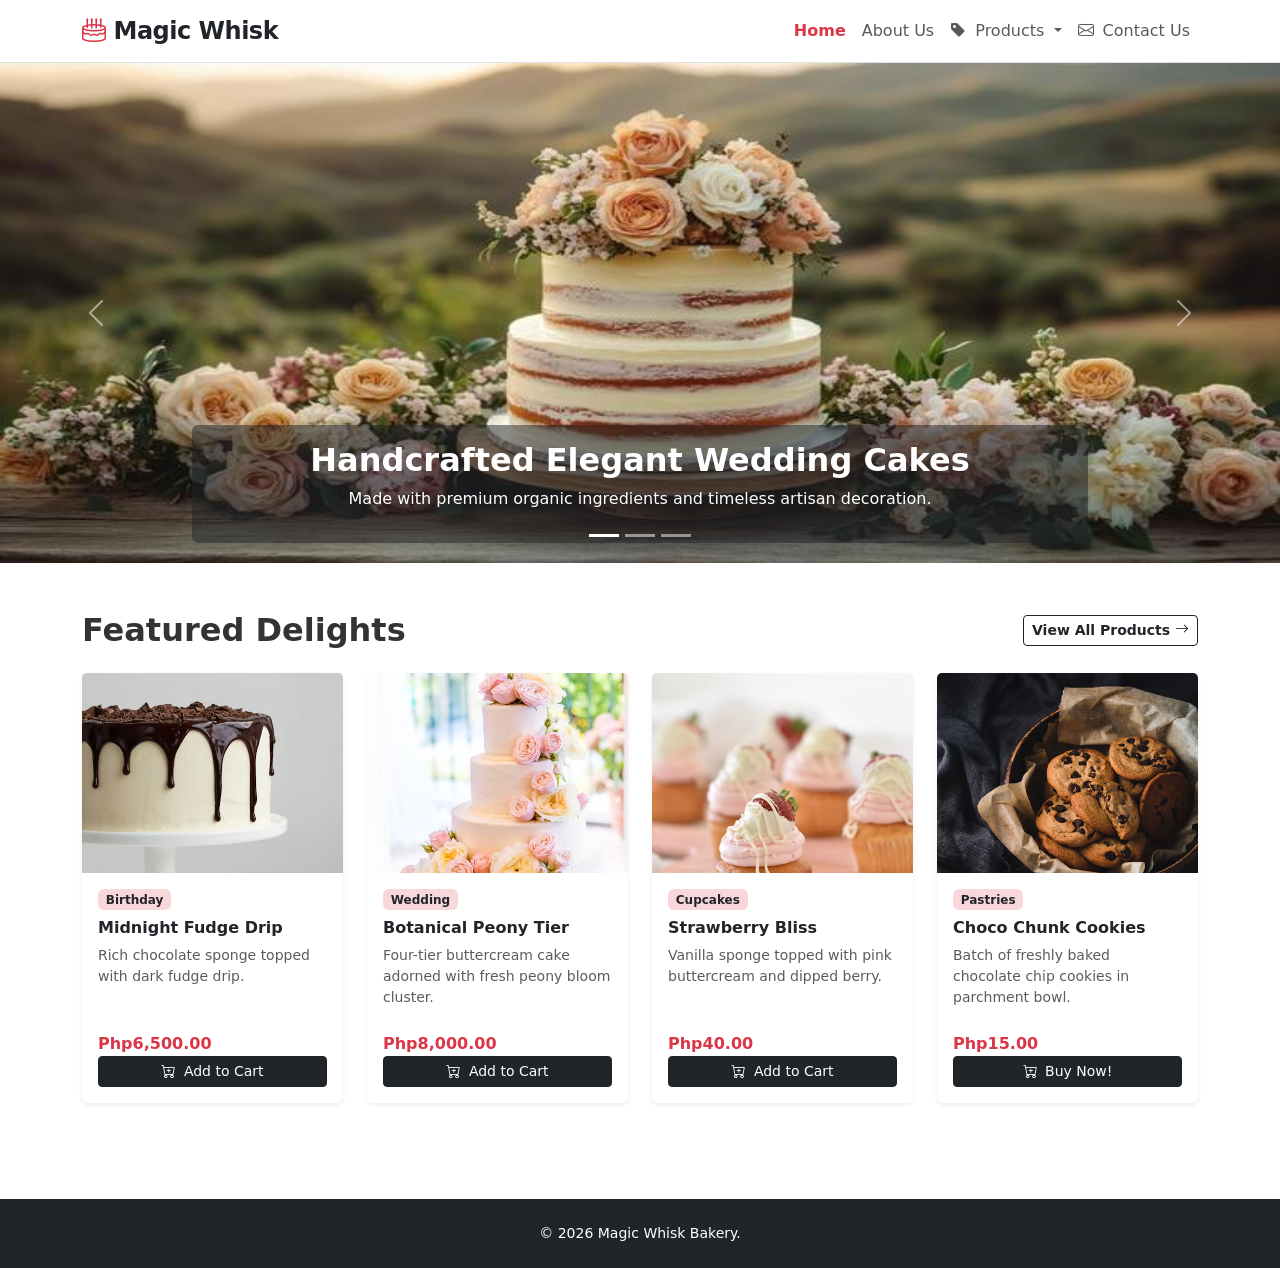
<file: index.html>
<!DOCTYPE html>
<html lang="en">
<head>
  <meta charset="UTF-8">
  <meta name="viewport" content="width=device-width, initial-scale=1.0">
  <title>Magic Whisk Bakery - Home</title>
  <!-- Bootstrap  -->
  <link href="https://cdn.jsdelivr.net/npm/bootstrap@5.3.3/dist/css/bootstrap.min.css" rel="stylesheet">
  <!-- Bootstrap ICONS -->
  <link href="https://cdn.jsdelivr.net/npm/bootstrap-icons@1.11.3/font/bootstrap-icons.min.css" rel="stylesheet">
  <!-- CSS File -->
  <link rel="stylesheet" href="css/css.css">
</head>
<body>

  <!-- Navigation Bar -->
  <nav class="navbar navbar-expand-lg navbar-light bg-white border-bottom sticky-top">
    <div class="container">
      <a class="navbar-brand fw-bold text-dark fs-4" href="index.html">
        <i class="bi bi-cake2 me-2 text-danger"></i>Magic Whisk
      </a>
      <button class="navbar-toggler" type="button" data-bs-toggle="collapse" data-bs-target="#navbarNav">
        <span class="navbar-toggler-icon"></span>
      </button>
      <div class="collapse navbar-collapse" id="navbarNav">
        <ul class="navbar-nav ms-auto align-items-center">
          <li class="nav-item">
            <a class="nav-link active fw-bold text-danger" href="index.html">Home</a>
          </li>
          <li class="nav-item">
            <a class="nav-link" href="about.html">About Us</a>
          </li>
          <!-- Categories Dropdown Menu -->
          <li class="nav-item dropdown">
            <a class="nav-link dropdown-toggle" href="products.html" id="praductsDropdown" role="button" data-bs-toggle="dropdown" aria-expanded="false">
              <i class="bi bi-tag-fill me-1"></i> Products
            </a>
            <ul class="dropdown-menu shadow-sm" aria-labelledby="productsDropdown">
              <li><a class="dropdown-item" href="products.html">Products</a></li>
              <li><hr class="dropdown-divider"></li>
              <li><a class="dropdown-item" href="products.html?category=wedding">Wedding Cakes</a></li>
              <li><a class="dropdown-item" href="products.html?category=birthday">Birthday Specials</a></li>
              <li><a class="dropdown-item" href="products.html?category=cupcakes">Cupcakes</a></li>
              <li><a class="dropdown-item" href="products.html?category=pastries">Pastries and Treats</a></li>
              <li><a class="dropdown-item" href="products.html?category=custom">Custom Cakes</a></li>
            </ul>
          </li>
          <li class="nav-item">
            <a class="nav-link" href="contacts.html">
              <i class="bi bi-envelope me-1"></i> Contact Us
            </a>
          </li>
        </ul>
      </div>
    </div>
  </nav>

  <!-- BANNER/CAROUSEL SECTION -->
  <div id="heroCarousel" class="carousel slide" data-bs-ride="carousel">
    <div class="carousel-indicators">
      <button type="button" data-bs-target="#heroCarousel" data-bs-slide-to="0" class="active"></button>
      <button type="button" data-bs-target="#heroCarousel" data-bs-slide-to="1"></button>
      <button type="button" data-bs-target="#heroCarousel" data-bs-slide-to="2"></button>
    </div>
    <div class="carousel-inner">
      <!-- Carousel 1 -->
      <div class="carousel-item active" style="height: 500px;">
        <img src="images/wedding_cake_banner111.jpeg" class="d-block w-100 h-100 auto=format&fit=crop&w=1200&q=80" class="d-block w-100" alt="Elegant Wedding Cake">
        <div class="carousel-caption d-none d-md-block bg-dark bg-opacity-50 rounded p-3">
          <h2 class="fw-bold">Handcrafted Elegant Wedding Cakes</h2>
          <p>Made with premium organic ingredients and timeless artisan decoration.</p>
        </div>
      </div>
      <!-- Carousel 2 -->
      <div class="carousel-item" style="height: 500px;">
        <img src="images/cake_banner101.jfif" class="d-block w-100 h-100 auto=format&fit=crop&w=1200&q=80" class="d-block w-100" alt="Chocolate Fudge Cake">
        <div class="carousel-caption d-none d-md-block bg-dark bg-opacity-50 rounded p-3">
          <h2 class="fw-bold">Rich Gourmet Birthday Cakes</h2>
          <p>Celebrate your special moments with rich dark chocolate .</p>
        </div>
      </div>
      <!-- Carousel Item 3 -->
      <div class="carousel-item" style="height: 500px;">
        <img src="images/cookie_banner.avif" class="d-block w-100 h-100auto=format&fit=crop&w=1200&q=80" class="d-block w-100" alt="Fresh Baked Cookies">
        <div class="carousel-caption d-none d-md-block bg-dark bg-opacity-50 rounded p-3">
          <h2 class="fw-bold">Fresh Morning Pastries & Cookies</h2>
          <p>Baked fresh every morning with pure butter and chocolate chunks.</p>
        </div>
      </div>
    </div>
    <button class="carousel-control-prev" type="button" data-bs-target="#heroCarousel" data-bs-slide="prev">
      <span class="carousel-control-prev-icon"></span>
    </button>
    <button class="carousel-control-next" type="button" data-bs-target="#heroCarousel" data-bs-slide="next">
      <span class="carousel-control-next-icon"></span>
    </button>
  </div>

  <!-- Featured Products Section -->
  <div class="container py-5">
    <div class="d-flex justify-content-between align-items-center mb-4">
      <h2 class="fw-bold mb-0">Featured Delights</h2>
      <a href="products.html" class="btn btn-outline-dark btn-sm fw-bold">View All Products <i class="bi bi-arrow-right"></i></a>
    </div>

    <div class="row g-4">
      <!-- Cake 1 -->
      <div class="col-md-3">
        <div class="card h-100 shadow-sm border-0">
          <img src="images/cake1.avif" class="card-img-top object-fit-cover" style="height: 200px;" alt="Midnight Fudge Drip">
          <div class="card-body d-flex flex-column">
            <span class="badge bg-danger-subtle text-dark mb-2 w-auto me-auto">Birthday</span>
            <h5 class="card-title fw-bold fs-6">Midnight Fudge Drip</h5>
            <p class="card-text text-muted small">Rich chocolate sponge topped with dark fudge drip.</p>
            <div class="mt-auto pt-2 fw-bold text-danger">Php6,500.00</div>
            <button class="btn btn-dark btn-sm"><i class="bi bi-cart-plus me-1"></i> Add to Cart</button>

          </div>
        </div>
      </div>
      <!-- Wedding Cake 1 -->
      <div class="col-md-3">
        <div class="card h-100 shadow-sm border-0">
          <img src="images/wedding_cake1.avif" class="card-img-top object-fit-cover" style="height: 200px;" alt="Botanical Peony Tier">
          <div class="card-body d-flex flex-column">
            <span class="badge bg-danger-subtle text-dark mb-2 w-auto me-auto">Wedding</span>
            <h5 class="card-title fw-bold fs-6">Botanical Peony Tier</h5>
            <p class="card-text text-muted small">Four-tier buttercream cake adorned with fresh peony bloom cluster.</p>
            <div class="mt-auto pt-2 fw-bold text-danger">Php8,000.00</div>
            <button class="btn btn-dark btn-sm"><i class="bi bi-cart-plus me-1"></i> Add to Cart</button>
          </div>
        </div>
      </div>
      <!-- Cupcake 1 -->
      <div class="col-md-3">
        <div class="card h-100 shadow-sm border-0">
          <img src="images/cup_cake1.avif" class="card-img-top object-fit-cover" style="height: 200px;" alt="Strawberry Bliss Cupcake">
          <div class="card-body d-flex flex-column">
            <span class="badge bg-danger-subtle text-dark mb-2 w-auto me-auto">Cupcakes</span>
            <h5 class="card-title fw-bold fs-6">Strawberry Bliss</h5>
            <p class="card-text text-muted small">Vanilla sponge topped with pink buttercream and dipped berry.</p>
            <div class="mt-auto pt-2 fw-bold text-danger">Php40.00</div>
            <button class="btn btn-dark btn-sm"><i class="bi bi-cart-plus me-1"></i> Add to Cart</button>
          </div>
        </div>
      </div>
      <!-- Pastries 1 -->
      <div class="col-md-3">
        <div class="card h-100 shadow-sm border-0">
          <img src="images/pastries1_cookies.avif" class="card-img-top object-fit-cover" style="height: 200px;" alt="Choco Chunk Cookies">
          <div class="card-body d-flex flex-column">
            <span class="badge bg-danger-subtle text-dark mb-2 w-auto me-auto">Pastries</span>
            <h5 class="card-title fw-bold fs-6">Choco Chunk Cookies</h5>
            <p class="card-text text-muted small">Batch of freshly baked chocolate chip cookies in parchment bowl.</p>
            <div class="mt-auto pt-2 fw-bold text-danger">Php15.00</div>
            <button class="btn btn-dark btn-sm"><i class="bi bi-cart-plus me-1"></i> Buy Now!</button>
          </div>
        </div>
      </div>
    </div>
  </div>

  <!-- Simple Footer -->
  <footer class="bg-dark text-white py-4 mt-5">
    <div class="container text-center">
      <p class="mb-0 small">&copy; 2026 Magic Whisk Bakery.</p>
    </div>
  </footer>

  <!-- Bootstrap 5 JS Bundle -->
  <script src="https://cdn.jsdelivr.net/npm/bootstrap@5.3.3/dist/js/bootstrap.bundle.min.js"></script>
</body>
</html>
</file>
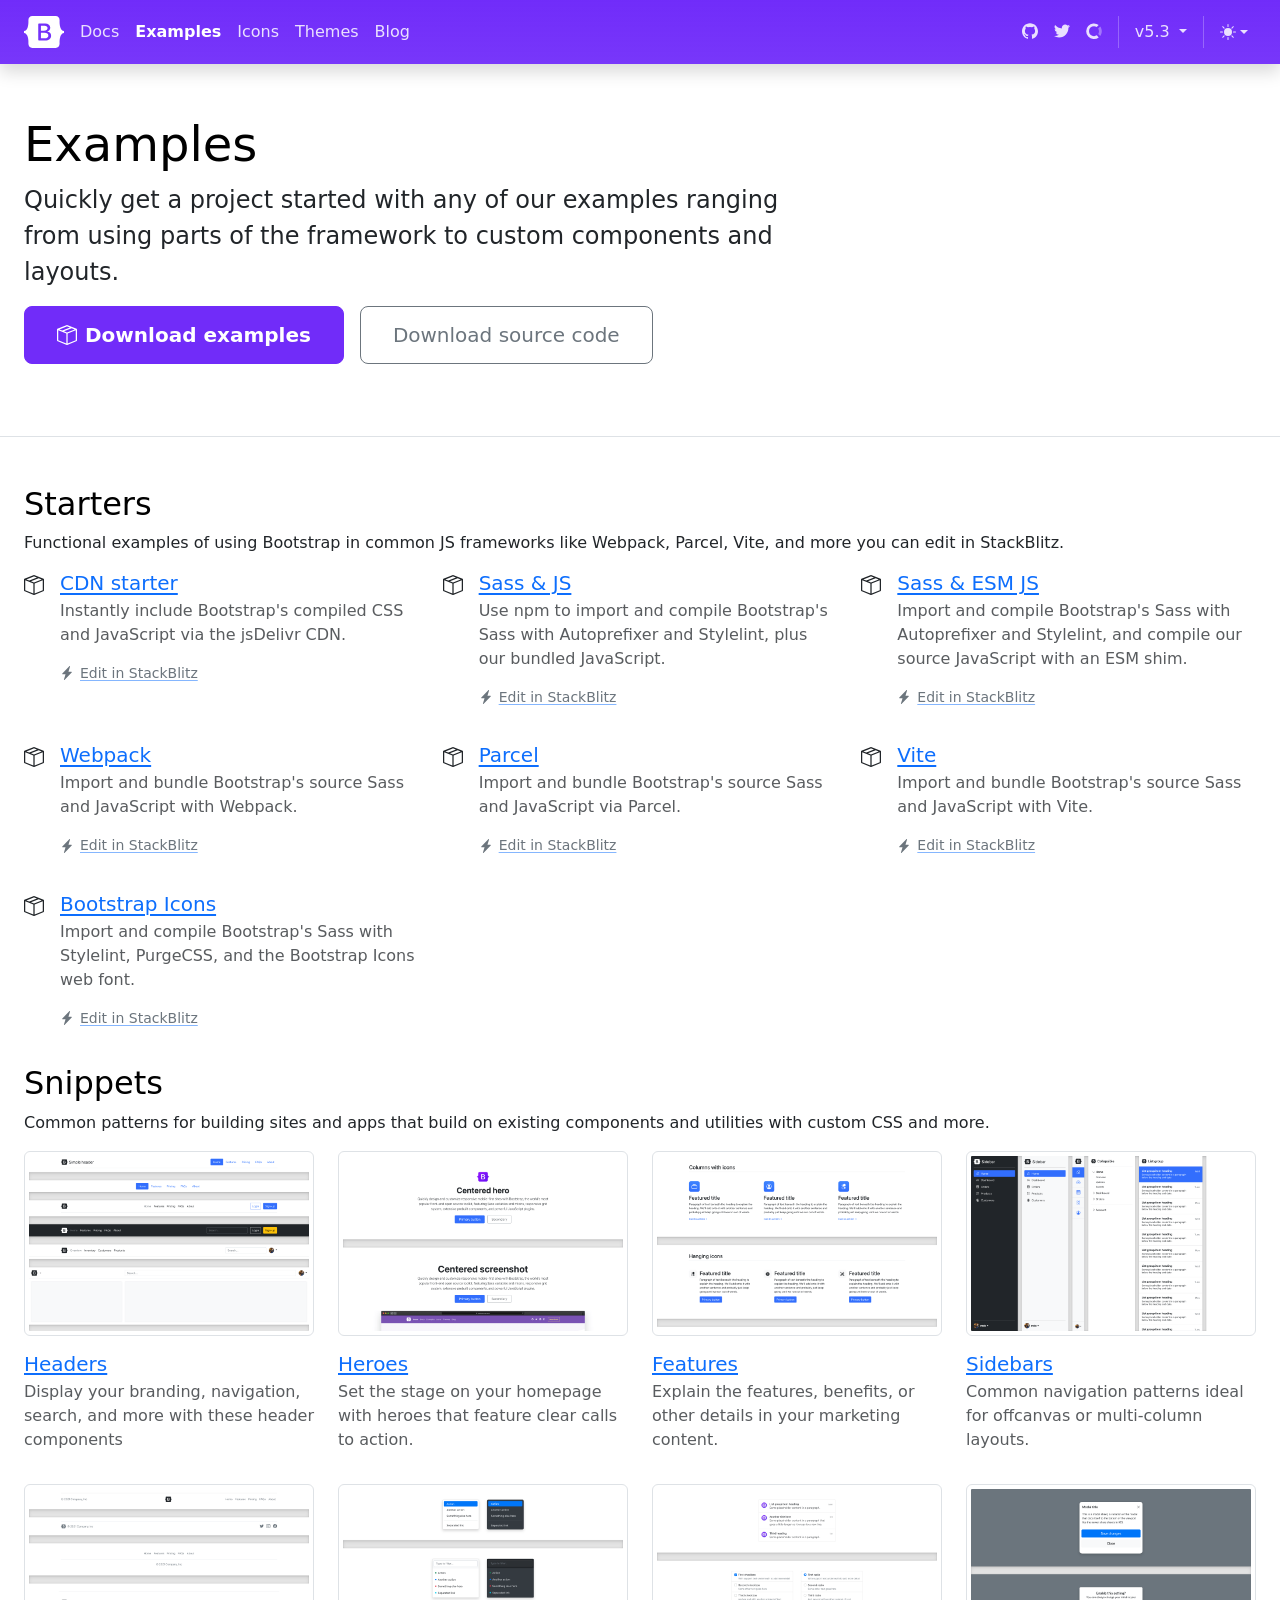
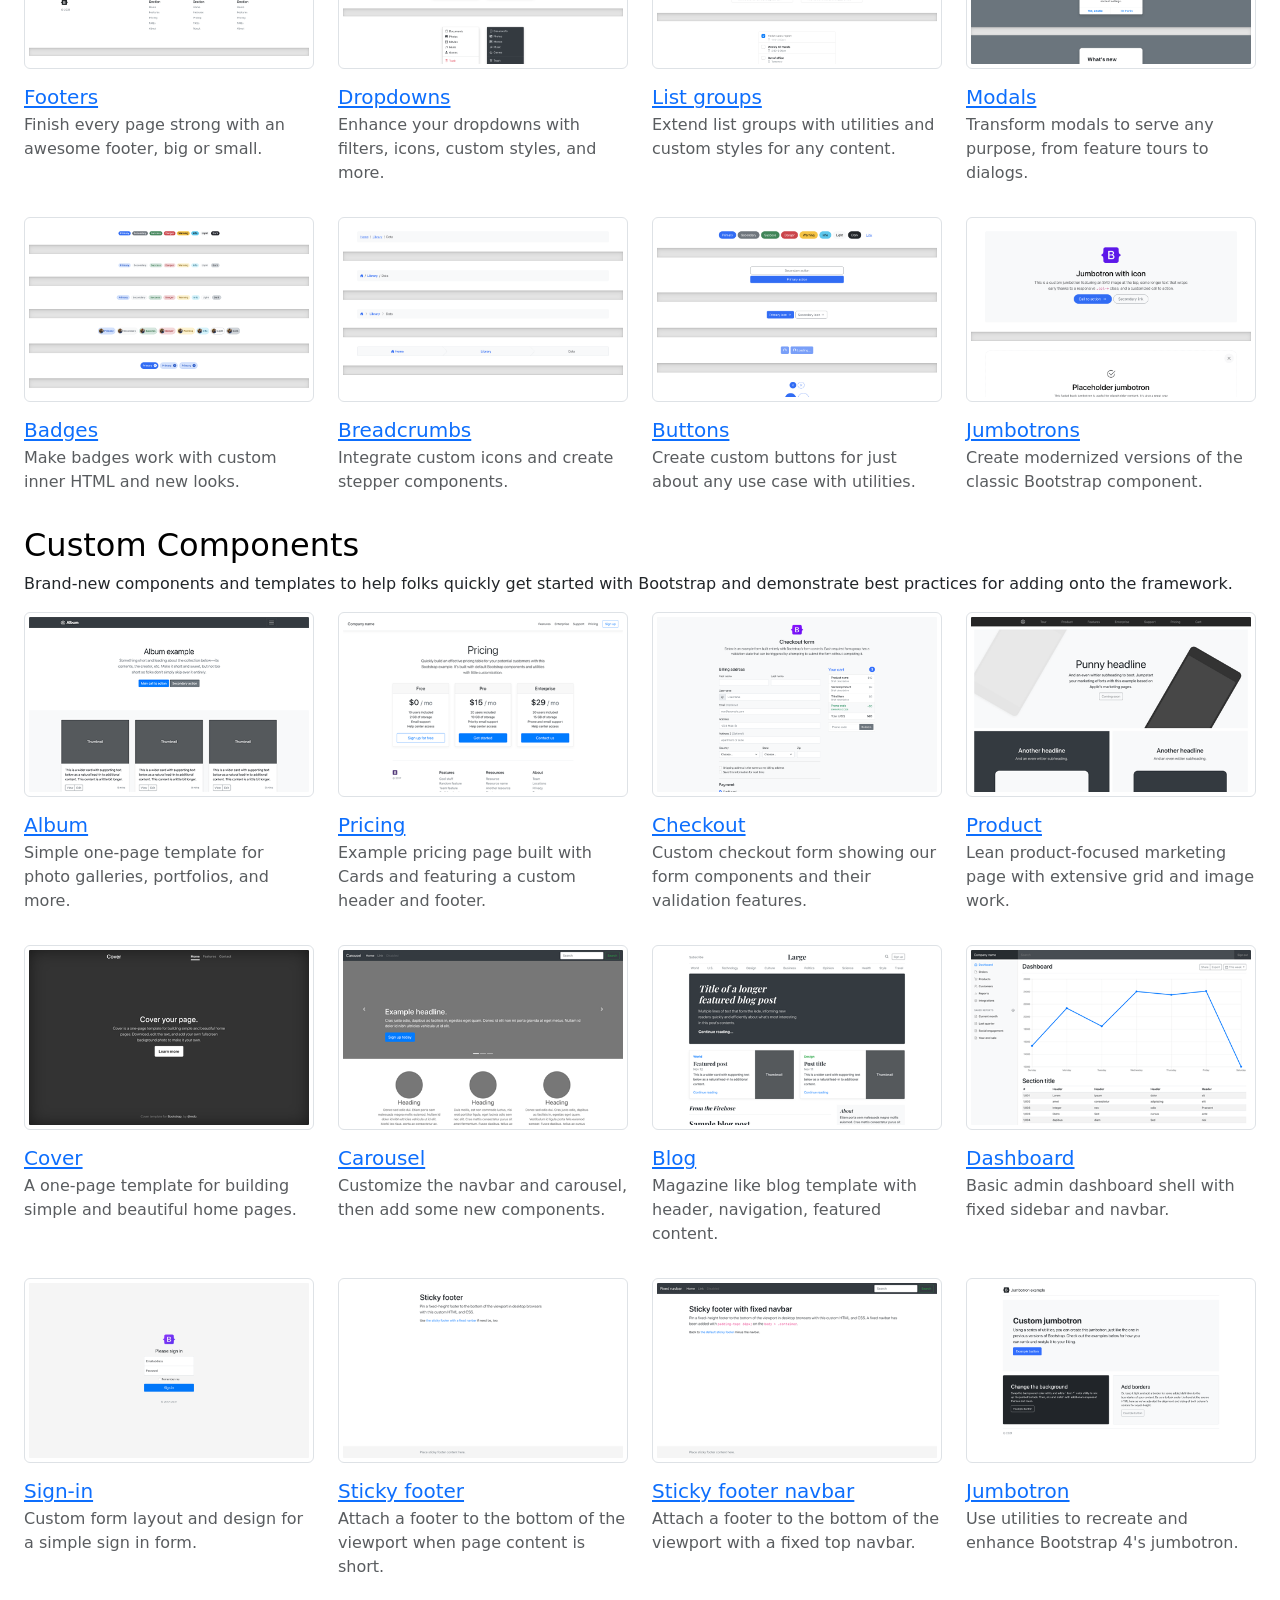
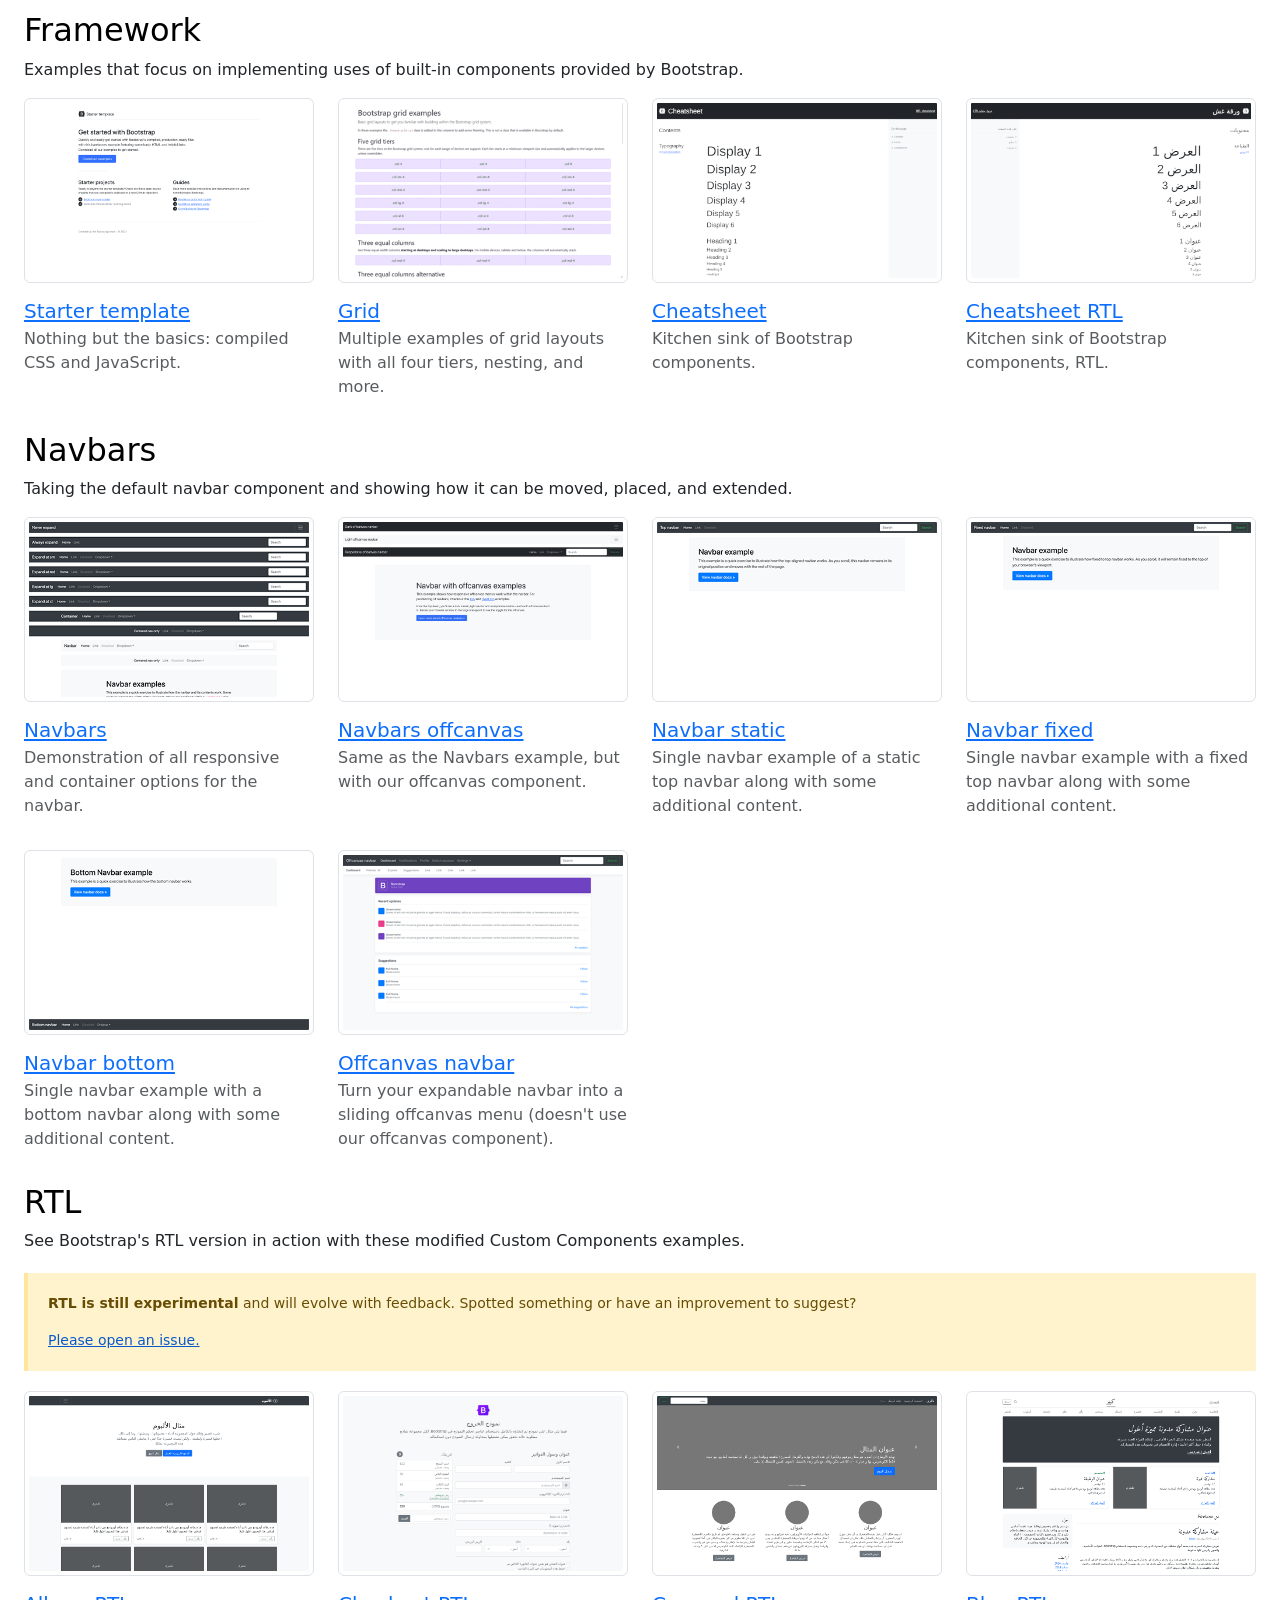
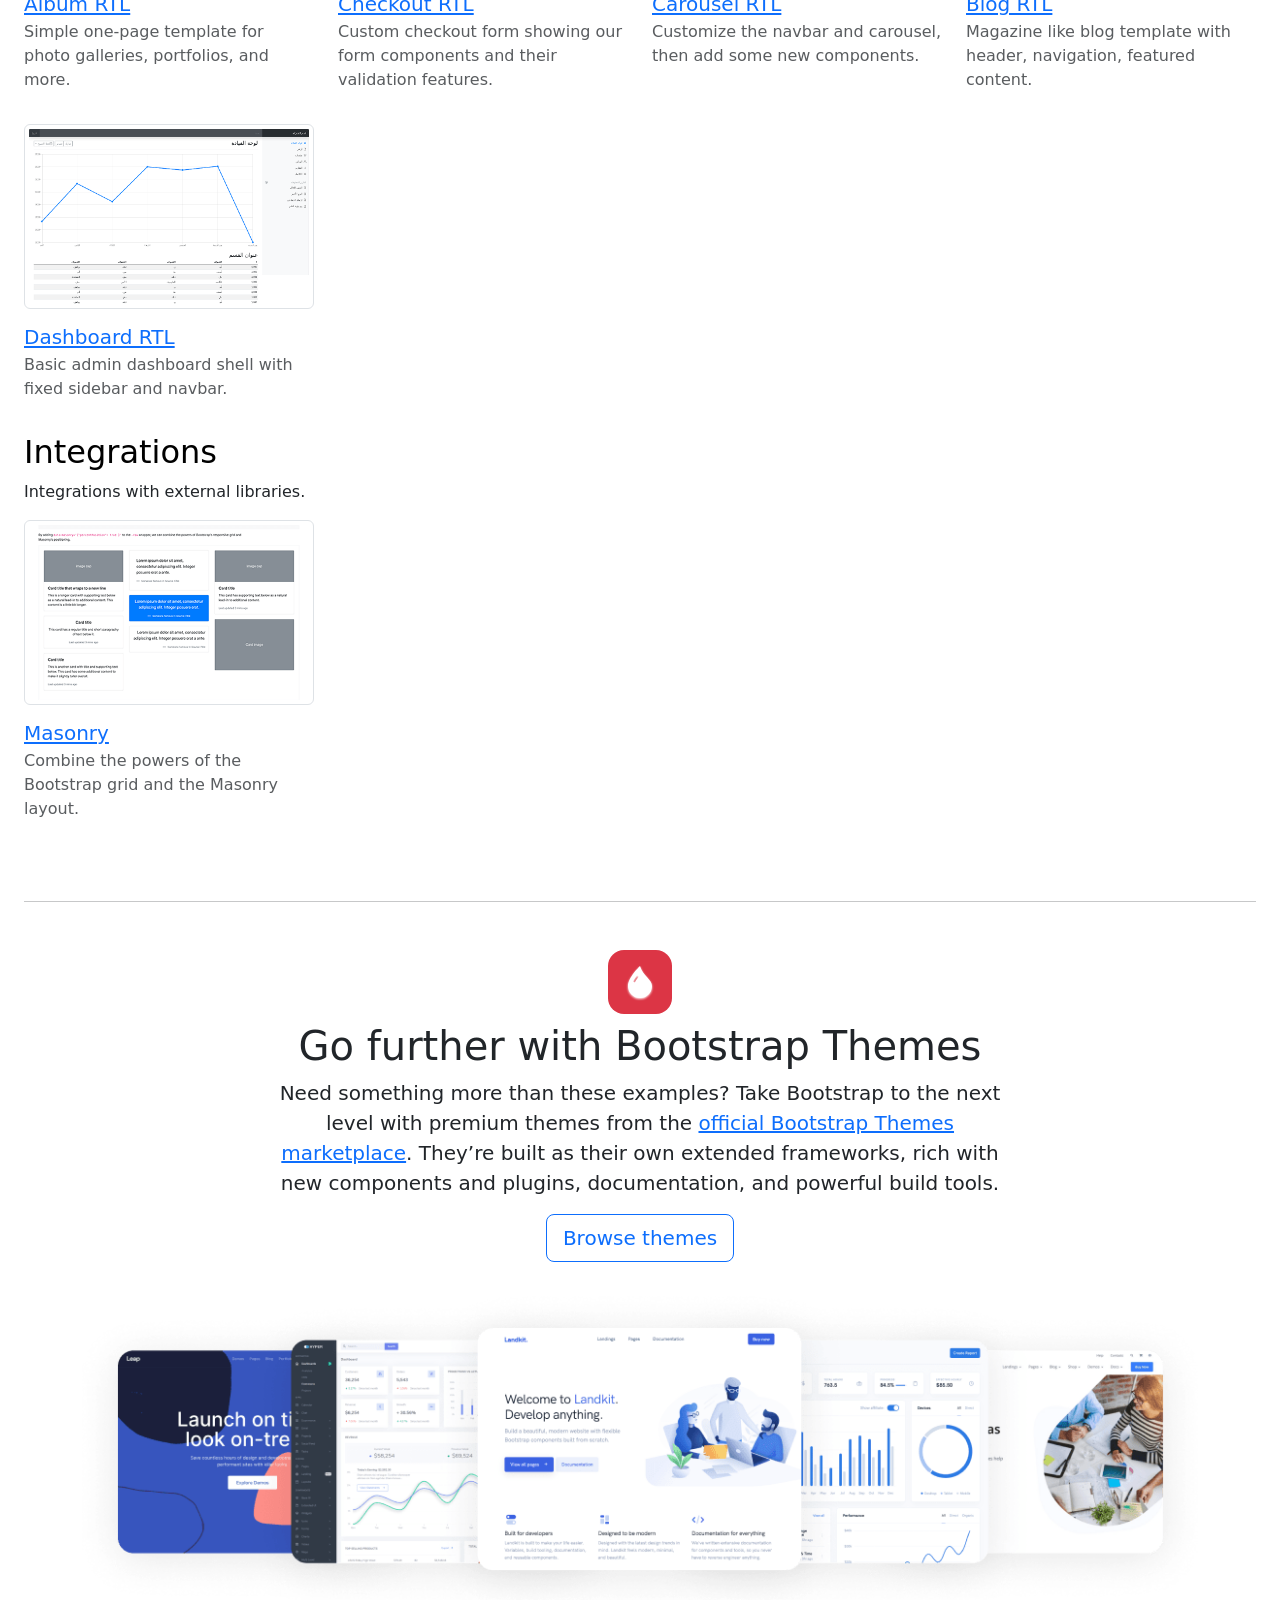
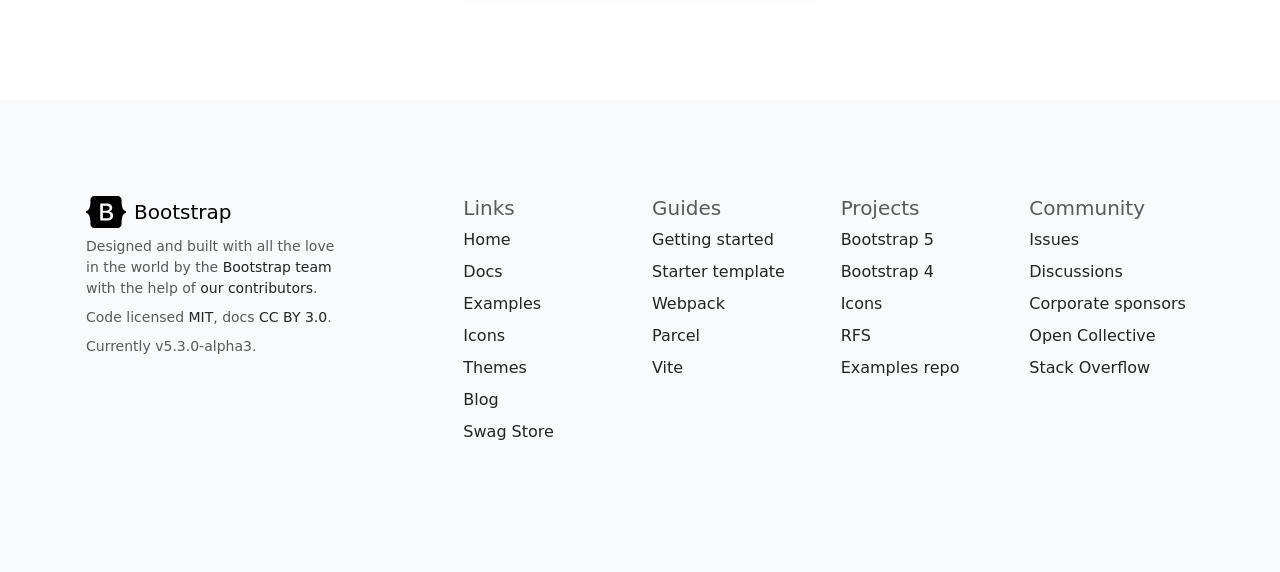
<file: bootstrap-offline-docs-5.3/examples/index.html>
<!DOCTYPE html>
<html lang="en" data-bs-theme="auto">
  <!-- Mirrored from getbootstrap.com/docs/5.3/examples/ by HTTrack Website Copier/3.x [XR&CO'2014], Mon, 15 May 2023 13:31:13 GMT -->
  <!-- Added by HTTrack --><meta
    http-equiv="content-type"
    content="text/html;charset=utf-8"
  /><!-- /Added by HTTrack -->
  <head>
    <meta charset="utf-8" />
    <meta name="viewport" content="width=device-width, initial-scale=1" />
    <meta
      name="description"
      content="Quickly get a project started with any of our examples ranging from using parts of the framework to custom components and layouts."
    />
    <meta
      name="author"
      content="Mark Otto, Jacob Thornton, and Bootstrap contributors"
    />
    <meta name="generator" content="Hugo 0.111.3" />

    <meta name="docsearch:language" content="en" />
    <meta name="docsearch:version" content="5.3" />

    <title>Examples · Bootstrap v5.3</title>

    <link rel="canonical" href="index.html" />

    <script src="../assets/js/color-modes.js"></script>

    <link href="../dist/css/bootstrap.min.css" rel="stylesheet" />
    <link href="../assets/css/docs.css" rel="stylesheet" />

    <!-- Favicons -->
    <link
      rel="apple-touch-icon"
      href="../assets/img/favicons/apple-touch-icon.png"
      sizes="180x180"
    />
    <link
      rel="icon"
      href="../assets/img/favicons/favicon-32x32.png"
      sizes="32x32"
      type="image/png"
    />
    <link
      rel="icon"
      href="../assets/img/favicons/favicon-16x16.png"
      sizes="16x16"
      type="image/png"
    />
    <link rel="manifest" href="../assets/img/favicons/manifest.json" />
    <link
      rel="mask-icon"
      href="../assets/img/favicons/safari-pinned-tab.svg"
      color="#712cf9"
    />
    <link rel="icon" href="../assets/img/favicons/favicon.ico" />
    <meta name="theme-color" content="#712cf9" />

    <meta name="twitter:card" content="summary_large_image" />
    <meta name="twitter:site" content="@getbootstrap" />
    <meta name="twitter:creator" content="@getbootstrap" />
    <meta name="twitter:title" content="Examples" />
    <meta
      name="twitter:description"
      content="Quickly get a project started with any of our examples ranging from using parts of the framework to custom components and layouts."
    />
    <meta
      name="twitter:image"
      content="https://getbootstrap.com/docs/5.3/assets/brand/bootstrap-social.png"
    />

    <meta
      property="og:url"
      content="https://getbootstrap.com/docs/5.3/examples/"
    />
    <meta property="og:title" content="Examples" />
    <meta
      property="og:description"
      content="Quickly get a project started with any of our examples ranging from using parts of the framework to custom components and layouts."
    />
    <meta property="og:type" content="website" />
    <meta
      property="og:image"
      content="https://getbootstrap.com/docs/5.3/assets/brand/bootstrap-social.png"
    />
    <meta property="og:image:type" content="image/png" />
    <meta property="og:image:width" content="2000" />
    <meta property="og:image:height" content="1000" />
  </head>
  <body>
    <div class="skippy visually-hidden-focusable overflow-hidden">
      <div class="container-xl">
        <a class="d-inline-flex p-2 m-1" href="#content"
          >Skip to main content</a
        >
      </div>
    </div>

    <svg xmlns="http://www.w3.org/2000/svg" style="display: none">
      <symbol id="arrow-right" viewBox="0 0 16 16">
        <path
          fill-rule="evenodd"
          d="M1 8a.5.5 0 0 1 .5-.5h11.793l-3.147-3.146a.5.5 0 0 1 .708-.708l4 4a.5.5 0 0 1 0 .708l-4 4a.5.5 0 0 1-.708-.708L13.293 8.5H1.5A.5.5 0 0 1 1 8z"
        />
      </symbol>
      <symbol id="book-half" viewBox="0 0 16 16">
        <path
          d="M8.5 2.687c.654-.689 1.782-.886 3.112-.752 1.234.124 2.503.523 3.388.893v9.923c-.918-.35-2.107-.692-3.287-.81-1.094-.111-2.278-.039-3.213.492V2.687zM8 1.783C7.015.936 5.587.81 4.287.94c-1.514.153-3.042.672-3.994 1.105A.5.5 0 0 0 0 2.5v11a.5.5 0 0 0 .707.455c.882-.4 2.303-.881 3.68-1.02 1.409-.142 2.59.087 3.223.877a.5.5 0 0 0 .78 0c.633-.79 1.814-1.019 3.222-.877 1.378.139 2.8.62 3.681 1.02A.5.5 0 0 0 16 13.5v-11a.5.5 0 0 0-.293-.455c-.952-.433-2.48-.952-3.994-1.105C10.413.809 8.985.936 8 1.783z"
        />
      </symbol>
      <symbol id="box-seam" viewBox="0 0 16 16">
        <path
          d="M8.186 1.113a.5.5 0 0 0-.372 0L1.846 3.5l2.404.961L10.404 2l-2.218-.887zm3.564 1.426L5.596 5 8 5.961 14.154 3.5l-2.404-.961zm3.25 1.7-6.5 2.6v7.922l6.5-2.6V4.24zM7.5 14.762V6.838L1 4.239v7.923l6.5 2.6zM7.443.184a1.5 1.5 0 0 1 1.114 0l7.129 2.852A.5.5 0 0 1 16 3.5v8.662a1 1 0 0 1-.629.928l-7.185 2.874a.5.5 0 0 1-.372 0L.63 13.09a1 1 0 0 1-.63-.928V3.5a.5.5 0 0 1 .314-.464L7.443.184z"
        />
      </symbol>
      <symbol id="braces" viewBox="0 0 16 16">
        <path
          d="M2.114 8.063V7.9c1.005-.102 1.497-.615 1.497-1.6V4.503c0-1.094.39-1.538 1.354-1.538h.273V2h-.376C3.25 2 2.49 2.759 2.49 4.352v1.524c0 1.094-.376 1.456-1.49 1.456v1.299c1.114 0 1.49.362 1.49 1.456v1.524c0 1.593.759 2.352 2.372 2.352h.376v-.964h-.273c-.964 0-1.354-.444-1.354-1.538V9.663c0-.984-.492-1.497-1.497-1.6zM13.886 7.9v.163c-1.005.103-1.497.616-1.497 1.6v1.798c0 1.094-.39 1.538-1.354 1.538h-.273v.964h.376c1.613 0 2.372-.759 2.372-2.352v-1.524c0-1.094.376-1.456 1.49-1.456V7.332c-1.114 0-1.49-.362-1.49-1.456V4.352C13.51 2.759 12.75 2 11.138 2h-.376v.964h.273c.964 0 1.354.444 1.354 1.538V6.3c0 .984.492 1.497 1.497 1.6z"
        />
      </symbol>
      <symbol id="braces-asterisk" viewBox="0 0 16 16">
        <path
          fill-rule="evenodd"
          d="M1.114 8.063V7.9c1.005-.102 1.497-.615 1.497-1.6V4.503c0-1.094.39-1.538 1.354-1.538h.273V2h-.376C2.25 2 1.49 2.759 1.49 4.352v1.524c0 1.094-.376 1.456-1.49 1.456v1.299c1.114 0 1.49.362 1.49 1.456v1.524c0 1.593.759 2.352 2.372 2.352h.376v-.964h-.273c-.964 0-1.354-.444-1.354-1.538V9.663c0-.984-.492-1.497-1.497-1.6ZM14.886 7.9v.164c-1.005.103-1.497.616-1.497 1.6v1.798c0 1.094-.39 1.538-1.354 1.538h-.273v.964h.376c1.613 0 2.372-.759 2.372-2.352v-1.524c0-1.094.376-1.456 1.49-1.456v-1.3c-1.114 0-1.49-.362-1.49-1.456V4.352C14.51 2.759 13.75 2 12.138 2h-.376v.964h.273c.964 0 1.354.444 1.354 1.538V6.3c0 .984.492 1.497 1.497 1.6ZM7.5 11.5V9.207l-1.621 1.621-.707-.707L6.792 8.5H4.5v-1h2.293L5.172 5.879l.707-.707L7.5 6.792V4.5h1v2.293l1.621-1.621.707.707L9.208 7.5H11.5v1H9.207l1.621 1.621-.707.707L8.5 9.208V11.5h-1Z"
        />
      </symbol>
      <symbol id="check2" viewBox="0 0 16 16">
        <path
          d="M13.854 3.646a.5.5 0 0 1 0 .708l-7 7a.5.5 0 0 1-.708 0l-3.5-3.5a.5.5 0 1 1 .708-.708L6.5 10.293l6.646-6.647a.5.5 0 0 1 .708 0z"
        />
      </symbol>
      <symbol id="chevron-expand" viewBox="0 0 16 16">
        <path
          fill-rule="evenodd"
          d="M3.646 9.146a.5.5 0 0 1 .708 0L8 12.793l3.646-3.647a.5.5 0 0 1 .708.708l-4 4a.5.5 0 0 1-.708 0l-4-4a.5.5 0 0 1 0-.708zm0-2.292a.5.5 0 0 0 .708 0L8 3.207l3.646 3.647a.5.5 0 0 0 .708-.708l-4-4a.5.5 0 0 0-.708 0l-4 4a.5.5 0 0 0 0 .708z"
        />
      </symbol>
      <symbol id="circle-half" viewBox="0 0 16 16">
        <path d="M8 15A7 7 0 1 0 8 1v14zm0 1A8 8 0 1 1 8 0a8 8 0 0 1 0 16z" />
      </symbol>
      <symbol id="clipboard" viewBox="0 0 16 16">
        <path
          d="M4 1.5H3a2 2 0 0 0-2 2V14a2 2 0 0 0 2 2h10a2 2 0 0 0 2-2V3.5a2 2 0 0 0-2-2h-1v1h1a1 1 0 0 1 1 1V14a1 1 0 0 1-1 1H3a1 1 0 0 1-1-1V3.5a1 1 0 0 1 1-1h1v-1z"
        />
        <path
          d="M9.5 1a.5.5 0 0 1 .5.5v1a.5.5 0 0 1-.5.5h-3a.5.5 0 0 1-.5-.5v-1a.5.5 0 0 1 .5-.5h3zm-3-1A1.5 1.5 0 0 0 5 1.5v1A1.5 1.5 0 0 0 6.5 4h3A1.5 1.5 0 0 0 11 2.5v-1A1.5 1.5 0 0 0 9.5 0h-3z"
        />
      </symbol>
      <symbol id="code" viewBox="0 0 16 16">
        <path
          d="M5.854 4.854a.5.5 0 1 0-.708-.708l-3.5 3.5a.5.5 0 0 0 0 .708l3.5 3.5a.5.5 0 0 0 .708-.708L2.707 8l3.147-3.146zm4.292 0a.5.5 0 0 1 .708-.708l3.5 3.5a.5.5 0 0 1 0 .708l-3.5 3.5a.5.5 0 0 1-.708-.708L13.293 8l-3.147-3.146z"
        />
      </symbol>
      <symbol id="file-earmark-richtext" viewBox="0 0 16 16">
        <path
          d="M14 4.5V14a2 2 0 0 1-2 2H4a2 2 0 0 1-2-2V2a2 2 0 0 1 2-2h5.5L14 4.5zm-3 0A1.5 1.5 0 0 1 9.5 3V1H4a1 1 0 0 0-1 1v12a1 1 0 0 0 1 1h8a1 1 0 0 0 1-1V4.5h-2z"
        />
        <path
          d="M4.5 12.5A.5.5 0 0 1 5 12h3a.5.5 0 0 1 0 1H5a.5.5 0 0 1-.5-.5zm0-2A.5.5 0 0 1 5 10h6a.5.5 0 0 1 0 1H5a.5.5 0 0 1-.5-.5zm1.639-3.708 1.33.886 1.854-1.855a.25.25 0 0 1 .289-.047l1.888.974V8.5a.5.5 0 0 1-.5.5H5a.5.5 0 0 1-.5-.5V8s1.54-1.274 1.639-1.208zM6.25 6a.75.75 0 1 0 0-1.5.75.75 0 0 0 0 1.5z"
        />
      </symbol>
      <symbol id="globe2" viewBox="0 0 16 16">
        <path
          d="M0 8a8 8 0 1 1 16 0A8 8 0 0 1 0 8zm7.5-6.923c-.67.204-1.335.82-1.887 1.855-.143.268-.276.56-.395.872.705.157 1.472.257 2.282.287V1.077zM4.249 3.539c.142-.384.304-.744.481-1.078a6.7 6.7 0 0 1 .597-.933A7.01 7.01 0 0 0 3.051 3.05c.362.184.763.349 1.198.49zM3.509 7.5c.036-1.07.188-2.087.436-3.008a9.124 9.124 0 0 1-1.565-.667A6.964 6.964 0 0 0 1.018 7.5h2.49zm1.4-2.741a12.344 12.344 0 0 0-.4 2.741H7.5V5.091c-.91-.03-1.783-.145-2.591-.332zM8.5 5.09V7.5h2.99a12.342 12.342 0 0 0-.399-2.741c-.808.187-1.681.301-2.591.332zM4.51 8.5c.035.987.176 1.914.399 2.741A13.612 13.612 0 0 1 7.5 10.91V8.5H4.51zm3.99 0v2.409c.91.03 1.783.145 2.591.332.223-.827.364-1.754.4-2.741H8.5zm-3.282 3.696c.12.312.252.604.395.872.552 1.035 1.218 1.65 1.887 1.855V11.91c-.81.03-1.577.13-2.282.287zm.11 2.276a6.696 6.696 0 0 1-.598-.933 8.853 8.853 0 0 1-.481-1.079 8.38 8.38 0 0 0-1.198.49 7.01 7.01 0 0 0 2.276 1.522zm-1.383-2.964A13.36 13.36 0 0 1 3.508 8.5h-2.49a6.963 6.963 0 0 0 1.362 3.675c.47-.258.995-.482 1.565-.667zm6.728 2.964a7.009 7.009 0 0 0 2.275-1.521 8.376 8.376 0 0 0-1.197-.49 8.853 8.853 0 0 1-.481 1.078 6.688 6.688 0 0 1-.597.933zM8.5 11.909v3.014c.67-.204 1.335-.82 1.887-1.855.143-.268.276-.56.395-.872A12.63 12.63 0 0 0 8.5 11.91zm3.555-.401c.57.185 1.095.409 1.565.667A6.963 6.963 0 0 0 14.982 8.5h-2.49a13.36 13.36 0 0 1-.437 3.008zM14.982 7.5a6.963 6.963 0 0 0-1.362-3.675c-.47.258-.995.482-1.565.667.248.92.4 1.938.437 3.008h2.49zM11.27 2.461c.177.334.339.694.482 1.078a8.368 8.368 0 0 0 1.196-.49 7.01 7.01 0 0 0-2.275-1.52c.218.283.418.597.597.932zm-.488 1.343a7.765 7.765 0 0 0-.395-.872C9.835 1.897 9.17 1.282 8.5 1.077V4.09c.81-.03 1.577-.13 2.282-.287z"
        />
      </symbol>
      <symbol id="grid-fill" viewBox="0 0 16 16">
        <path
          d="M1 2.5A1.5 1.5 0 0 1 2.5 1h3A1.5 1.5 0 0 1 7 2.5v3A1.5 1.5 0 0 1 5.5 7h-3A1.5 1.5 0 0 1 1 5.5v-3zm8 0A1.5 1.5 0 0 1 10.5 1h3A1.5 1.5 0 0 1 15 2.5v3A1.5 1.5 0 0 1 13.5 7h-3A1.5 1.5 0 0 1 9 5.5v-3zm-8 8A1.5 1.5 0 0 1 2.5 9h3A1.5 1.5 0 0 1 7 10.5v3A1.5 1.5 0 0 1 5.5 15h-3A1.5 1.5 0 0 1 1 13.5v-3zm8 0A1.5 1.5 0 0 1 10.5 9h3a1.5 1.5 0 0 1 1.5 1.5v3a1.5 1.5 0 0 1-1.5 1.5h-3A1.5 1.5 0 0 1 9 13.5v-3z"
        />
      </symbol>
      <symbol id="lightning-charge-fill" viewBox="0 0 16 16">
        <path
          d="M11.251.068a.5.5 0 0 1 .227.58L9.677 6.5H13a.5.5 0 0 1 .364.843l-8 8.5a.5.5 0 0 1-.842-.49L6.323 9.5H3a.5.5 0 0 1-.364-.843l8-8.5a.5.5 0 0 1 .615-.09z"
        />
      </symbol>
      <symbol id="list" viewBox="0 0 16 16">
        <path
          fill-rule="evenodd"
          d="M2.5 12a.5.5 0 0 1 .5-.5h10a.5.5 0 0 1 0 1H3a.5.5 0 0 1-.5-.5zm0-4a.5.5 0 0 1 .5-.5h10a.5.5 0 0 1 0 1H3a.5.5 0 0 1-.5-.5zm0-4a.5.5 0 0 1 .5-.5h10a.5.5 0 0 1 0 1H3a.5.5 0 0 1-.5-.5z"
        />
      </symbol>
      <symbol id="magic" viewBox="0 0 16 16">
        <path
          d="M9.5 2.672a.5.5 0 1 0 1 0V.843a.5.5 0 0 0-1 0v1.829Zm4.5.035A.5.5 0 0 0 13.293 2L12 3.293a.5.5 0 1 0 .707.707L14 2.707ZM7.293 4A.5.5 0 1 0 8 3.293L6.707 2A.5.5 0 0 0 6 2.707L7.293 4Zm-.621 2.5a.5.5 0 1 0 0-1H4.843a.5.5 0 1 0 0 1h1.829Zm8.485 0a.5.5 0 1 0 0-1h-1.829a.5.5 0 0 0 0 1h1.829ZM13.293 10A.5.5 0 1 0 14 9.293L12.707 8a.5.5 0 1 0-.707.707L13.293 10ZM9.5 11.157a.5.5 0 0 0 1 0V9.328a.5.5 0 0 0-1 0v1.829Zm1.854-5.097a.5.5 0 0 0 0-.706l-.708-.708a.5.5 0 0 0-.707 0L8.646 5.94a.5.5 0 0 0 0 .707l.708.708a.5.5 0 0 0 .707 0l1.293-1.293Zm-3 3a.5.5 0 0 0 0-.706l-.708-.708a.5.5 0 0 0-.707 0L.646 13.94a.5.5 0 0 0 0 .707l.708.708a.5.5 0 0 0 .707 0L8.354 9.06Z"
        />
      </symbol>
      <symbol id="menu-button-wide-fill" viewBox="0 0 16 16">
        <path
          d="M1.5 0A1.5 1.5 0 0 0 0 1.5v2A1.5 1.5 0 0 0 1.5 5h13A1.5 1.5 0 0 0 16 3.5v-2A1.5 1.5 0 0 0 14.5 0h-13zm1 2h3a.5.5 0 0 1 0 1h-3a.5.5 0 0 1 0-1zm9.927.427A.25.25 0 0 1 12.604 2h.792a.25.25 0 0 1 .177.427l-.396.396a.25.25 0 0 1-.354 0l-.396-.396zM0 8a2 2 0 0 1 2-2h12a2 2 0 0 1 2 2v5a2 2 0 0 1-2 2H2a2 2 0 0 1-2-2V8zm1 3v2a1 1 0 0 0 1 1h12a1 1 0 0 0 1-1v-2H1zm14-1V8a1 1 0 0 0-1-1H2a1 1 0 0 0-1 1v2h14zM2 8.5a.5.5 0 0 1 .5-.5h9a.5.5 0 0 1 0 1h-9a.5.5 0 0 1-.5-.5zm0 4a.5.5 0 0 1 .5-.5h6a.5.5 0 0 1 0 1h-6a.5.5 0 0 1-.5-.5z"
        />
      </symbol>
      <symbol id="moon-stars-fill" viewBox="0 0 16 16">
        <path
          d="M6 .278a.768.768 0 0 1 .08.858 7.208 7.208 0 0 0-.878 3.46c0 4.021 3.278 7.277 7.318 7.277.527 0 1.04-.055 1.533-.16a.787.787 0 0 1 .81.316.733.733 0 0 1-.031.893A8.349 8.349 0 0 1 8.344 16C3.734 16 0 12.286 0 7.71 0 4.266 2.114 1.312 5.124.06A.752.752 0 0 1 6 .278z"
        />
        <path
          d="M10.794 3.148a.217.217 0 0 1 .412 0l.387 1.162c.173.518.579.924 1.097 1.097l1.162.387a.217.217 0 0 1 0 .412l-1.162.387a1.734 1.734 0 0 0-1.097 1.097l-.387 1.162a.217.217 0 0 1-.412 0l-.387-1.162A1.734 1.734 0 0 0 9.31 6.593l-1.162-.387a.217.217 0 0 1 0-.412l1.162-.387a1.734 1.734 0 0 0 1.097-1.097l.387-1.162zM13.863.099a.145.145 0 0 1 .274 0l.258.774c.115.346.386.617.732.732l.774.258a.145.145 0 0 1 0 .274l-.774.258a1.156 1.156 0 0 0-.732.732l-.258.774a.145.145 0 0 1-.274 0l-.258-.774a1.156 1.156 0 0 0-.732-.732l-.774-.258a.145.145 0 0 1 0-.274l.774-.258c.346-.115.617-.386.732-.732L13.863.1z"
        />
      </symbol>
      <symbol id="palette2" viewBox="0 0 16 16">
        <path
          d="M0 .5A.5.5 0 0 1 .5 0h5a.5.5 0 0 1 .5.5v5.277l4.147-4.131a.5.5 0 0 1 .707 0l3.535 3.536a.5.5 0 0 1 0 .708L10.261 10H15.5a.5.5 0 0 1 .5.5v5a.5.5 0 0 1-.5.5H3a2.99 2.99 0 0 1-2.121-.879A2.99 2.99 0 0 1 0 13.044m6-.21 7.328-7.3-2.829-2.828L6 7.188v5.647zM4.5 13a1.5 1.5 0 1 0-3 0 1.5 1.5 0 0 0 3 0zM15 15v-4H9.258l-4.015 4H15zM0 .5v12.495V.5z"
        />
        <path d="M0 12.995V13a3.07 3.07 0 0 0 0-.005z" />
      </symbol>
      <symbol id="plugin" viewBox="0 0 16 16">
        <path
          fill-rule="evenodd"
          d="M1 8a7 7 0 1 1 2.898 5.673c-.167-.121-.216-.406-.002-.62l1.8-1.8a3.5 3.5 0 0 0 4.572-.328l1.414-1.415a.5.5 0 0 0 0-.707l-.707-.707 1.559-1.563a.5.5 0 1 0-.708-.706l-1.559 1.562-1.414-1.414 1.56-1.562a.5.5 0 1 0-.707-.706l-1.56 1.56-.707-.706a.5.5 0 0 0-.707 0L5.318 5.975a3.5 3.5 0 0 0-.328 4.571l-1.8 1.8c-.58.58-.62 1.6.121 2.137A8 8 0 1 0 0 8a.5.5 0 0 0 1 0Z"
        />
      </symbol>
      <symbol id="plus" viewBox="0 0 16 16">
        <path
          d="M8 4a.5.5 0 0 1 .5.5v3h3a.5.5 0 0 1 0 1h-3v3a.5.5 0 0 1-1 0v-3h-3a.5.5 0 0 1 0-1h3v-3A.5.5 0 0 1 8 4z"
        />
      </symbol>
      <symbol id="sun-fill" viewBox="0 0 16 16">
        <path
          d="M8 12a4 4 0 1 0 0-8 4 4 0 0 0 0 8zM8 0a.5.5 0 0 1 .5.5v2a.5.5 0 0 1-1 0v-2A.5.5 0 0 1 8 0zm0 13a.5.5 0 0 1 .5.5v2a.5.5 0 0 1-1 0v-2A.5.5 0 0 1 8 13zm8-5a.5.5 0 0 1-.5.5h-2a.5.5 0 0 1 0-1h2a.5.5 0 0 1 .5.5zM3 8a.5.5 0 0 1-.5.5h-2a.5.5 0 0 1 0-1h2A.5.5 0 0 1 3 8zm10.657-5.657a.5.5 0 0 1 0 .707l-1.414 1.415a.5.5 0 1 1-.707-.708l1.414-1.414a.5.5 0 0 1 .707 0zm-9.193 9.193a.5.5 0 0 1 0 .707L3.05 13.657a.5.5 0 0 1-.707-.707l1.414-1.414a.5.5 0 0 1 .707 0zm9.193 2.121a.5.5 0 0 1-.707 0l-1.414-1.414a.5.5 0 0 1 .707-.707l1.414 1.414a.5.5 0 0 1 0 .707zM4.464 4.465a.5.5 0 0 1-.707 0L2.343 3.05a.5.5 0 1 1 .707-.707l1.414 1.414a.5.5 0 0 1 0 .708z"
        />
      </symbol>
      <symbol id="three-dots" viewBox="0 0 16 16">
        <path
          d="M3 9.5a1.5 1.5 0 1 1 0-3 1.5 1.5 0 0 1 0 3zm5 0a1.5 1.5 0 1 1 0-3 1.5 1.5 0 0 1 0 3zm5 0a1.5 1.5 0 1 1 0-3 1.5 1.5 0 0 1 0 3z"
        />
      </symbol>
      <symbol id="tools" viewBox="0 0 16 16">
        <path
          d="M1 0 0 1l2.2 3.081a1 1 0 0 0 .815.419h.07a1 1 0 0 1 .708.293l2.675 2.675-2.617 2.654A3.003 3.003 0 0 0 0 13a3 3 0 1 0 5.878-.851l2.654-2.617.968.968-.305.914a1 1 0 0 0 .242 1.023l3.356 3.356a1 1 0 0 0 1.414 0l1.586-1.586a1 1 0 0 0 0-1.414l-3.356-3.356a1 1 0 0 0-1.023-.242L10.5 9.5l-.96-.96 2.68-2.643A3.005 3.005 0 0 0 16 3c0-.269-.035-.53-.102-.777l-2.14 2.141L12 4l-.364-1.757L13.777.102a3 3 0 0 0-3.675 3.68L7.462 6.46 4.793 3.793a1 1 0 0 1-.293-.707v-.071a1 1 0 0 0-.419-.814L1 0zm9.646 10.646a.5.5 0 0 1 .708 0l3 3a.5.5 0 0 1-.708.708l-3-3a.5.5 0 0 1 0-.708zM3 11l.471.242.529.026.287.445.445.287.026.529L5 13l-.242.471-.026.529-.445.287-.287.445-.529.026L3 15l-.471-.242L2 14.732l-.287-.445L1.268 14l-.026-.529L1 13l.242-.471.026-.529.445-.287.287-.445.529-.026L3 11z"
        />
      </symbol>
      <symbol id="ui-radios" viewBox="0 0 16 16">
        <path
          d="M7 2.5a.5.5 0 0 1 .5-.5h7a.5.5 0 0 1 .5.5v1a.5.5 0 0 1-.5.5h-7a.5.5 0 0 1-.5-.5v-1zM0 12a3 3 0 1 1 6 0 3 3 0 0 1-6 0zm7-1.5a.5.5 0 0 1 .5-.5h7a.5.5 0 0 1 .5.5v1a.5.5 0 0 1-.5.5h-7a.5.5 0 0 1-.5-.5v-1zm0-5a.5.5 0 0 1 .5-.5h5a.5.5 0 0 1 0 1h-5a.5.5 0 0 1-.5-.5zm0 8a.5.5 0 0 1 .5-.5h5a.5.5 0 0 1 0 1h-5a.5.5 0 0 1-.5-.5zM3 1a3 3 0 1 0 0 6 3 3 0 0 0 0-6zm0 4.5a1.5 1.5 0 1 1 0-3 1.5 1.5 0 0 1 0 3z"
        />
      </symbol>
    </svg>

    <header class="navbar navbar-expand-lg bd-navbar sticky-top">
      <nav
        class="container-xxl bd-gutter flex-wrap flex-lg-nowrap"
        aria-label="Main navigation"
      >
        <div class="d-lg-none" style="width: 1.5rem"></div>

        <a
          class="navbar-brand p-0 me-0 me-lg-2"
          href="https://getbootstrap.com/"
          aria-label="Bootstrap"
        >
          <svg
            xmlns="http://www.w3.org/2000/svg"
            width="40"
            height="32"
            class="d-block my-1"
            viewBox="0 0 118 94"
            role="img"
          >
            <title>Bootstrap</title>
            <path
              fill-rule="evenodd"
              clip-rule="evenodd"
              d="M24.509 0c-6.733 0-11.715 5.893-11.492 12.284.214 6.14-.064 14.092-2.066 20.577C8.943 39.365 5.547 43.485 0 44.014v5.972c5.547.529 8.943 4.649 10.951 11.153 2.002 6.485 2.28 14.437 2.066 20.577C12.794 88.106 17.776 94 24.51 94H93.5c6.733 0 11.714-5.893 11.491-12.284-.214-6.14.064-14.092 2.066-20.577 2.009-6.504 5.396-10.624 10.943-11.153v-5.972c-5.547-.529-8.934-4.649-10.943-11.153-2.002-6.484-2.28-14.437-2.066-20.577C105.214 5.894 100.233 0 93.5 0H24.508zM80 57.863C80 66.663 73.436 72 62.543 72H44a2 2 0 01-2-2V24a2 2 0 012-2h18.437c9.083 0 15.044 4.92 15.044 12.474 0 5.302-4.01 10.049-9.119 10.88v.277C75.317 46.394 80 51.21 80 57.863zM60.521 28.34H49.948v14.934h8.905c6.884 0 10.68-2.772 10.68-7.727 0-4.643-3.264-7.207-9.012-7.207zM49.948 49.2v16.458H60.91c7.167 0 10.964-2.876 10.964-8.281 0-5.406-3.903-8.178-11.425-8.178H49.948z"
              fill="currentColor"
            />
          </svg>
        </a>

        <div class="d-flex">
          <button
            class="navbar-toggler d-flex d-lg-none order-3 p-2"
            type="button"
            data-bs-toggle="offcanvas"
            data-bs-target="#bdNavbar"
            aria-controls="bdNavbar"
            aria-label="Toggle navigation"
          >
            <svg class="bi" aria-hidden="true">
              <use xlink:href="#three-dots"></use>
            </svg>
          </button>
        </div>

        <div
          class="offcanvas-lg offcanvas-end flex-grow-1"
          tabindex="-1"
          id="bdNavbar"
          aria-labelledby="bdNavbarOffcanvasLabel"
          data-bs-scroll="true"
        >
          <div class="offcanvas-header px-4 pb-0">
            <h5 class="offcanvas-title text-white" id="bdNavbarOffcanvasLabel">
              Bootstrap
            </h5>
            <button
              type="button"
              class="btn-close btn-close-white"
              data-bs-dismiss="offcanvas"
              aria-label="Close"
              data-bs-target="#bdNavbar"
            ></button>
          </div>

          <div class="offcanvas-body p-4 pt-0 p-lg-0">
            <hr class="d-lg-none text-white-50" />
            <ul class="navbar-nav flex-row flex-wrap bd-navbar-nav">
              <li class="nav-item col-6 col-lg-auto">
                <a
                  class="nav-link py-2 px-0 px-lg-2"
                  href="../getting-started/introduction/index.html"
                  onclick="ga('send', 'event', 'Navbar', 'Community links', 'Docs');"
                  >Docs</a
                >
              </li>
              <li class="nav-item col-6 col-lg-auto">
                <a
                  class="nav-link py-2 px-0 px-lg-2 active"
                  aria-current="true"
                  href="index.html"
                  onclick="ga('send', 'event', 'Navbar', 'Community links', 'Examples');"
                  >Examples</a
                >
              </li>
              <li class="nav-item col-6 col-lg-auto">
                <a
                  class="nav-link py-2 px-0 px-lg-2"
                  href="https://icons.getbootstrap.com/"
                  onclick="ga('send', 'event', 'Navbar', 'Community links', 'Icons');"
                  target="_blank"
                  rel="noopener"
                  >Icons</a
                >
              </li>
              <li class="nav-item col-6 col-lg-auto">
                <a
                  class="nav-link py-2 px-0 px-lg-2"
                  href="https://themes.getbootstrap.com/"
                  onclick="ga('send', 'event', 'Navbar', 'Community links', 'Themes');"
                  target="_blank"
                  rel="noopener"
                  >Themes</a
                >
              </li>
              <li class="nav-item col-6 col-lg-auto">
                <a
                  class="nav-link py-2 px-0 px-lg-2"
                  href="https://blog.getbootstrap.com/"
                  onclick="ga('send', 'event', 'Navbar', 'Community links', 'Blog');"
                  target="_blank"
                  rel="noopener"
                  >Blog</a
                >
              </li>
            </ul>

            <hr class="d-lg-none text-white-50" />

            <ul class="navbar-nav flex-row flex-wrap ms-md-auto">
              <li class="nav-item col-6 col-lg-auto">
                <a
                  class="nav-link py-2 px-0 px-lg-2"
                  href="https://github.com/twbs"
                  target="_blank"
                  rel="noopener"
                >
                  <svg
                    xmlns="http://www.w3.org/2000/svg"
                    width="16"
                    height="16"
                    class="navbar-nav-svg"
                    viewBox="0 0 512 499.36"
                    role="img"
                  >
                    <title>GitHub</title>
                    <path
                      fill="currentColor"
                      fill-rule="evenodd"
                      d="M256 0C114.64 0 0 114.61 0 256c0 113.09 73.34 209 175.08 242.9 12.8 2.35 17.47-5.56 17.47-12.34 0-6.08-.22-22.18-.35-43.54-71.2 15.49-86.2-34.34-86.2-34.34-11.64-29.57-28.42-37.45-28.42-37.45-23.27-15.84 1.73-15.55 1.73-15.55 25.69 1.81 39.21 26.38 39.21 26.38 22.84 39.12 59.92 27.82 74.5 21.27 2.33-16.54 8.94-27.82 16.25-34.22-56.84-6.43-116.6-28.43-116.6-126.49 0-27.95 10-50.8 26.35-68.69-2.63-6.48-11.42-32.5 2.51-67.75 0 0 21.49-6.88 70.4 26.24a242.65 242.65 0 0 1 128.18 0c48.87-33.13 70.33-26.24 70.33-26.24 14 35.25 5.18 61.27 2.55 67.75 16.41 17.9 26.31 40.75 26.31 68.69 0 98.35-59.85 120-116.88 126.32 9.19 7.9 17.38 23.53 17.38 47.41 0 34.22-.31 61.83-.31 70.23 0 6.85 4.61 14.81 17.6 12.31C438.72 464.97 512 369.08 512 256.02 512 114.62 397.37 0 256 0z"
                    />
                  </svg>
                  <small class="d-lg-none ms-2">GitHub</small>
                </a>
              </li>
              <li class="nav-item col-6 col-lg-auto">
                <a
                  class="nav-link py-2 px-0 px-lg-2"
                  href="https://twitter.com/getbootstrap"
                  target="_blank"
                  rel="noopener"
                >
                  <svg
                    xmlns="http://www.w3.org/2000/svg"
                    width="16"
                    height="16"
                    class="navbar-nav-svg"
                    viewBox="0 0 512 416.32"
                    role="img"
                  >
                    <title>Twitter</title>
                    <path
                      fill="currentColor"
                      d="M160.83 416.32c193.2 0 298.92-160.22 298.92-298.92 0-4.51 0-9-.2-13.52A214 214 0 0 0 512 49.38a212.93 212.93 0 0 1-60.44 16.6 105.7 105.7 0 0 0 46.3-58.19 209 209 0 0 1-66.79 25.37 105.09 105.09 0 0 0-181.73 71.91 116.12 116.12 0 0 0 2.66 24c-87.28-4.3-164.73-46.3-216.56-109.82A105.48 105.48 0 0 0 68 159.6a106.27 106.27 0 0 1-47.53-13.11v1.43a105.28 105.28 0 0 0 84.21 103.06 105.67 105.67 0 0 1-47.33 1.84 105.06 105.06 0 0 0 98.14 72.94A210.72 210.72 0 0 1 25 370.84a202.17 202.17 0 0 1-25-1.43 298.85 298.85 0 0 0 160.83 46.92"
                    />
                  </svg>
                  <small class="d-lg-none ms-2">Twitter</small>
                </a>
              </li>
              <li class="nav-item col-6 col-lg-auto">
                <a
                  class="nav-link py-2 px-0 px-lg-2"
                  href="https://opencollective.com/bootstrap"
                  target="_blank"
                  rel="noopener"
                >
                  <svg
                    xmlns="http://www.w3.org/2000/svg"
                    width="16"
                    height="16"
                    fill="currentColor"
                    fill-rule="evenodd"
                    class="navbar-nav-svg"
                    viewBox="0 0 40 41"
                    role="img"
                  >
                    <title>Open Collective</title>
                    <path
                      fill-opacity=".4"
                      d="M32.8 21c0 2.4-.8 4.9-2 6.9l5.1 5.1c2.5-3.4 4.1-7.6 4.1-12 0-4.6-1.6-8.8-4-12.2L30.7 14c1.2 2 2 4.3 2 7z"
                    />
                    <path
                      d="M20 33.7a12.8 12.8 0 0 1 0-25.6c2.6 0 5 .7 7 2.1L32 5a20 20 0 1 0 .1 31.9l-5-5.2a13 13 0 0 1-7 2z"
                    />
                  </svg>
                  <small class="d-lg-none ms-2">Open Collective</small>
                </a>
              </li>
              <li class="nav-item py-2 py-lg-1 col-12 col-lg-auto">
                <div class="vr d-none d-lg-flex h-100 mx-lg-2 text-white"></div>
                <hr class="d-lg-none my-2 text-white-50" />
              </li>

              <li class="nav-item dropdown">
                <button
                  type="button"
                  class="btn btn-link nav-link py-2 px-0 px-lg-2 dropdown-toggle"
                  data-bs-toggle="dropdown"
                  aria-expanded="false"
                  data-bs-display="static"
                >
                  <span class="d-lg-none" aria-hidden="true">Bootstrap</span
                  ><span class="visually-hidden">Bootstrap&nbsp;</span> v5.3
                  <span class="visually-hidden"
                    >(switch to other versions)</span
                  >
                </button>
                <ul class="dropdown-menu dropdown-menu-end">
                  <li><h6 class="dropdown-header">v5 releases</h6></li>
                  <li>
                    <a
                      class="dropdown-item d-flex align-items-center justify-content-between active"
                      aria-current="true"
                      href="index.html"
                    >
                      Latest (5.3.x)
                      <svg class="bi"><use xlink:href="#check2"></use></svg>
                    </a>
                  </li>
                  <li>
                    <a
                      class="dropdown-item"
                      href="https://getbootstrap.com/docs/5.2/examples/"
                      >v5.2.3</a
                    >
                  </li>
                  <li>
                    <a
                      class="dropdown-item"
                      href="https://getbootstrap.com/docs/5.1/examples/"
                      >v5.1.3</a
                    >
                  </li>
                  <li>
                    <a
                      class="dropdown-item"
                      href="https://getbootstrap.com/docs/5.0/examples/"
                      >v5.0.2</a
                    >
                  </li>
                  <li><hr class="dropdown-divider" /></li>
                  <li><h6 class="dropdown-header">Previous releases</h6></li>
                  <li>
                    <a
                      class="dropdown-item"
                      href="https://getbootstrap.com/docs/4.6/"
                      >v4.6.x</a
                    >
                  </li>
                  <li>
                    <a
                      class="dropdown-item"
                      href="https://getbootstrap.com/docs/3.4/"
                      >v3.4.1</a
                    >
                  </li>
                  <li>
                    <a
                      class="dropdown-item"
                      href="https://getbootstrap.com/2.3.2/"
                      >v2.3.2</a
                    >
                  </li>
                  <li><hr class="dropdown-divider" /></li>
                  <li>
                    <a
                      class="dropdown-item"
                      href="https://getbootstrap.com/docs/versions/"
                      >All versions</a
                    >
                  </li>
                </ul>
              </li>

              <li class="nav-item py-2 py-lg-1 col-12 col-lg-auto">
                <div class="vr d-none d-lg-flex h-100 mx-lg-2 text-white"></div>
                <hr class="d-lg-none my-2 text-white-50" />
              </li>

              <li class="nav-item dropdown">
                <button
                  class="btn btn-link nav-link py-2 px-0 px-lg-2 dropdown-toggle d-flex align-items-center"
                  id="bd-theme"
                  type="button"
                  aria-expanded="false"
                  data-bs-toggle="dropdown"
                  data-bs-display="static"
                  aria-label="Toggle theme (auto)"
                >
                  <svg class="bi my-1 theme-icon-active">
                    <use href="#circle-half"></use>
                  </svg>
                  <span class="d-lg-none ms-2" id="bd-theme-text"
                    >Toggle theme</span
                  >
                </button>
                <ul
                  class="dropdown-menu dropdown-menu-end"
                  aria-labelledby="bd-theme-text"
                >
                  <li>
                    <button
                      type="button"
                      class="dropdown-item d-flex align-items-center"
                      data-bs-theme-value="light"
                      aria-pressed="false"
                    >
                      <svg class="bi me-2 opacity-50 theme-icon">
                        <use href="#sun-fill"></use>
                      </svg>
                      Light
                      <svg class="bi ms-auto d-none">
                        <use href="#check2"></use>
                      </svg>
                    </button>
                  </li>
                  <li>
                    <button
                      type="button"
                      class="dropdown-item d-flex align-items-center"
                      data-bs-theme-value="dark"
                      aria-pressed="false"
                    >
                      <svg class="bi me-2 opacity-50 theme-icon">
                        <use href="#moon-stars-fill"></use>
                      </svg>
                      Dark
                      <svg class="bi ms-auto d-none">
                        <use href="#check2"></use>
                      </svg>
                    </button>
                  </li>
                  <li>
                    <button
                      type="button"
                      class="dropdown-item d-flex align-items-center active"
                      data-bs-theme-value="auto"
                      aria-pressed="true"
                    >
                      <svg class="bi me-2 opacity-50 theme-icon">
                        <use href="#circle-half"></use>
                      </svg>
                      Auto
                      <svg class="bi ms-auto d-none">
                        <use href="#check2"></use>
                      </svg>
                    </button>
                  </li>
                </ul>
              </li>
            </ul>
          </div>
        </div>
      </nav>
    </header>

    <header class="py-5 border-bottom">
      <div class="container-xxl bd-gutter pt-md-1 pb-md-4">
        <div class="row">
          <div class="col-xl-8">
            <h1 class="bd-title mt-0">Examples</h1>
            <p class="bd-lead">
              Quickly get a project started with any of our examples ranging
              from using parts of the framework to custom components and
              layouts.
            </p>

            <div class="d-flex flex-column flex-md-row gap-3">
              <a
                href="https://objects.githubusercontent.com/github-production-release-asset-2e65be/2126244/743a06c7-6c1c-4107-a14e-3834b6d8902f?X-Amz-Algorithm=AWS4-HMAC-SHA256&amp;X-Amz-Credential=AKIAIWNJYAX4CSVEH53A%2F20230515%2Fus-east-1%2Fs3%2Faws4_request&amp;X-Amz-Date=20230515T132622Z&amp;X-Amz-Expires=300&amp;X-Amz-Signature=2fdb6a52cacfc1eea9590fc8a5cbe24f1133a3e1422b1666765356200e37e150&amp;X-Amz-SignedHeaders=host&amp;actor_id=0&amp;key_id=0&amp;repo_id=2126244&amp;response-content-disposition=attachment%3B%20filename%3Dbootstrap-5.3.0-alpha3-examples.zip&amp;response-content-type=application%2Foctet-stream"
                class="btn btn-lg bd-btn-lg btn-bd-primary d-flex align-items-center justify-content-center fw-semibold"
                onclick="ga('send', 'event', 'Examples', 'Hero', 'Download Examples');"
              >
                <svg class="bi me-2" aria-hidden="true">
                  <use xlink:href="#box-seam"></use>
                </svg>
                Download examples
              </a>
              <a
                href="https://codeload.github.com/twbs/bootstrap/zip/refs/tags/v5.3.0-alpha3"
                class="btn btn-lg bd-btn-lg btn-outline-secondary"
                onclick="ga('send', 'event', 'Examples', 'Hero', 'Download');"
              >
                Download source code
              </a>
            </div>
          </div>
          <div class="col-xl-4 d-lg-flex justify-content-xl-end"></div>
        </div>
      </div>
    </header>

    <main class="bd-content order-1 py-5" id="content">
      <div class="container-xxl bd-gutter">
        <div class="bd-content">
          <h2 id="starters">Starters</h2>
          <p>
            Functional examples of using Bootstrap in common JS frameworks like
            Webpack, Parcel, Vite, and more you can edit in StackBlitz.
          </p>
          <div class="row">
            <div class="col-md-6 col-lg-4 mb-3 d-flex gap-3">
              <svg class="bi fs-5 flex-shrink-0 mt-1">
                <use xlink:href="#box-seam"></use>
              </svg>
              <div>
                <h3 class="h5 mb-1">
                  <a
                    class="d-block link-offset-1"
                    href="https://github.com/twbs/examples/tree/main/starter/"
                    target="_blank"
                    rel="noopener"
                  >
                    CDN starter
                  </a>
                </h3>
                <p class="text-body-secondary">
                  Instantly include Bootstrap's compiled CSS and JavaScript via
                  the jsDelivr CDN.
                </p>
                <p>
                  <a
                    class="icon-link small link-secondary link-offset-1"
                    href="https://stackblitz.com/github/twbs/examples/tree/main/starter?file=index.html"
                    target="_blank"
                    rel="noopener"
                  >
                    <svg class="bi flex-shrink-0">
                      <use xlink:href="#lightning-charge-fill"></use>
                    </svg>
                    Edit in StackBlitz
                  </a>
                </p>
              </div>
            </div>

            <div class="col-md-6 col-lg-4 mb-3 d-flex gap-3">
              <svg class="bi fs-5 flex-shrink-0 mt-1">
                <use xlink:href="#box-seam"></use>
              </svg>
              <div>
                <h3 class="h5 mb-1">
                  <a
                    class="d-block link-offset-1"
                    href="https://github.com/twbs/examples/tree/main/sass-js/"
                    target="_blank"
                    rel="noopener"
                  >
                    Sass & JS
                  </a>
                </h3>
                <p class="text-body-secondary">
                  Use npm to import and compile Bootstrap's Sass with
                  Autoprefixer and Stylelint, plus our bundled JavaScript.
                </p>
                <p>
                  <a
                    class="icon-link small link-secondary link-offset-1"
                    href="https://stackblitz.com/github/twbs/examples/tree/main/sass-js?file=index.html"
                    target="_blank"
                    rel="noopener"
                  >
                    <svg class="bi flex-shrink-0">
                      <use xlink:href="#lightning-charge-fill"></use>
                    </svg>
                    Edit in StackBlitz
                  </a>
                </p>
              </div>
            </div>

            <div class="col-md-6 col-lg-4 mb-3 d-flex gap-3">
              <svg class="bi fs-5 flex-shrink-0 mt-1">
                <use xlink:href="#box-seam"></use>
              </svg>
              <div>
                <h3 class="h5 mb-1">
                  <a
                    class="d-block link-offset-1"
                    href="https://github.com/twbs/examples/tree/main/sass-js-esm/"
                    target="_blank"
                    rel="noopener"
                  >
                    Sass & ESM JS
                  </a>
                </h3>
                <p class="text-body-secondary">
                  Import and compile Bootstrap's Sass with Autoprefixer and
                  Stylelint, and compile our source JavaScript with an ESM shim.
                </p>
                <p>
                  <a
                    class="icon-link small link-secondary link-offset-1"
                    href="https://stackblitz.com/github/twbs/examples/tree/main/sass-js-esm?file=index.html"
                    target="_blank"
                    rel="noopener"
                  >
                    <svg class="bi flex-shrink-0">
                      <use xlink:href="#lightning-charge-fill"></use>
                    </svg>
                    Edit in StackBlitz
                  </a>
                </p>
              </div>
            </div>

            <div class="col-md-6 col-lg-4 mb-3 d-flex gap-3">
              <svg class="bi fs-5 flex-shrink-0 mt-1">
                <use xlink:href="#box-seam"></use>
              </svg>
              <div>
                <h3 class="h5 mb-1">
                  <a
                    class="d-block link-offset-1"
                    href="https://github.com/twbs/examples/tree/main/webpack/"
                    target="_blank"
                    rel="noopener"
                  >
                    Webpack
                  </a>
                </h3>
                <p class="text-body-secondary">
                  Import and bundle Bootstrap's source Sass and JavaScript with
                  Webpack.
                </p>
                <p>
                  <a
                    class="icon-link small link-secondary link-offset-1"
                    href="https://stackblitz.com/github/twbs/examples/tree/main/webpack?file=src%2Findex.html"
                    target="_blank"
                    rel="noopener"
                  >
                    <svg class="bi flex-shrink-0">
                      <use xlink:href="#lightning-charge-fill"></use>
                    </svg>
                    Edit in StackBlitz
                  </a>
                </p>
              </div>
            </div>

            <div class="col-md-6 col-lg-4 mb-3 d-flex gap-3">
              <svg class="bi fs-5 flex-shrink-0 mt-1">
                <use xlink:href="#box-seam"></use>
              </svg>
              <div>
                <h3 class="h5 mb-1">
                  <a
                    class="d-block link-offset-1"
                    href="https://github.com/twbs/examples/tree/main/parcel/"
                    target="_blank"
                    rel="noopener"
                  >
                    Parcel
                  </a>
                </h3>
                <p class="text-body-secondary">
                  Import and bundle Bootstrap's source Sass and JavaScript via
                  Parcel.
                </p>
                <p>
                  <a
                    class="icon-link small link-secondary link-offset-1"
                    href="https://stackblitz.com/github/twbs/examples/tree/main/parcel?file=src%2Findex.html"
                    target="_blank"
                    rel="noopener"
                  >
                    <svg class="bi flex-shrink-0">
                      <use xlink:href="#lightning-charge-fill"></use>
                    </svg>
                    Edit in StackBlitz
                  </a>
                </p>
              </div>
            </div>

            <div class="col-md-6 col-lg-4 mb-3 d-flex gap-3">
              <svg class="bi fs-5 flex-shrink-0 mt-1">
                <use xlink:href="#box-seam"></use>
              </svg>
              <div>
                <h3 class="h5 mb-1">
                  <a
                    class="d-block link-offset-1"
                    href="https://github.com/twbs/examples/tree/main/vite/"
                    target="_blank"
                    rel="noopener"
                  >
                    Vite
                  </a>
                </h3>
                <p class="text-body-secondary">
                  Import and bundle Bootstrap's source Sass and JavaScript with
                  Vite.
                </p>
                <p>
                  <a
                    class="icon-link small link-secondary link-offset-1"
                    href="https://stackblitz.com/github/twbs/examples/tree/main/vite?file=src%2Findex.html"
                    target="_blank"
                    rel="noopener"
                  >
                    <svg class="bi flex-shrink-0">
                      <use xlink:href="#lightning-charge-fill"></use>
                    </svg>
                    Edit in StackBlitz
                  </a>
                </p>
              </div>
            </div>

            <div class="col-md-6 col-lg-4 mb-3 d-flex gap-3">
              <svg class="bi fs-5 flex-shrink-0 mt-1">
                <use xlink:href="#box-seam"></use>
              </svg>
              <div>
                <h3 class="h5 mb-1">
                  <a
                    class="d-block link-offset-1"
                    href="https://github.com/twbs/examples/tree/main/icons-font/"
                    target="_blank"
                    rel="noopener"
                  >
                    Bootstrap Icons
                  </a>
                </h3>
                <p class="text-body-secondary">
                  Import and compile Bootstrap's Sass with Stylelint, PurgeCSS,
                  and the Bootstrap Icons web font.
                </p>
                <p>
                  <a
                    class="icon-link small link-secondary link-offset-1"
                    href="https://stackblitz.com/github/twbs/examples/tree/main/icons-font?file=index.html"
                    target="_blank"
                    rel="noopener"
                  >
                    <svg class="bi flex-shrink-0">
                      <use xlink:href="#lightning-charge-fill"></use>
                    </svg>
                    Edit in StackBlitz
                  </a>
                </p>
              </div>
            </div>
          </div>
        </div>
        <div class="bd-content">
          <h2 id="snippets">Snippets</h2>
          <p>
            Common patterns for building sites and apps that build on existing
            components and utilities with custom CSS and more.
          </p>
          <div class="row">
            <div class="col-sm-6 col-md-3 mb-3">
              <a class="d-block link-offset-1" href="headers/index.html">
                <img
                  class="img-thumbnail mb-3"
                  srcset="
                    ../assets/img/examples/headers.png,
                    ../assets/img/examples/headers@2x.png 2x
                  "
                  src="../assets/img/examples/headers.png"
                  alt=""
                  width="480"
                  height="300"
                  loading="lazy"
                />
                <h3 class="h5 mb-1">Headers</h3>
              </a>
              <p class="text-body-secondary">
                Display your branding, navigation, search, and more with these
                header components
              </p>
            </div>

            <div class="col-sm-6 col-md-3 mb-3">
              <a class="d-block link-offset-1" href="heroes/index.html">
                <img
                  class="img-thumbnail mb-3"
                  srcset="
                    ../assets/img/examples/heroes.png,
                    ../assets/img/examples/heroes@2x.png 2x
                  "
                  src="../assets/img/examples/heroes.png"
                  alt=""
                  width="480"
                  height="300"
                  loading="lazy"
                />
                <h3 class="h5 mb-1">Heroes</h3>
              </a>
              <p class="text-body-secondary">
                Set the stage on your homepage with heroes that feature clear
                calls to action.
              </p>
            </div>

            <div class="col-sm-6 col-md-3 mb-3">
              <a class="d-block link-offset-1" href="features/index.html">
                <img
                  class="img-thumbnail mb-3"
                  srcset="
                    ../assets/img/examples/features.png,
                    ../assets/img/examples/features@2x.png 2x
                  "
                  src="../assets/img/examples/features.png"
                  alt=""
                  width="480"
                  height="300"
                  loading="lazy"
                />
                <h3 class="h5 mb-1">Features</h3>
              </a>
              <p class="text-body-secondary">
                Explain the features, benefits, or other details in your
                marketing content.
              </p>
            </div>

            <div class="col-sm-6 col-md-3 mb-3">
              <a class="d-block link-offset-1" href="sidebars/index.html">
                <img
                  class="img-thumbnail mb-3"
                  srcset="
                    ../assets/img/examples/sidebars.png,
                    ../assets/img/examples/sidebars@2x.png 2x
                  "
                  src="../assets/img/examples/sidebars.png"
                  alt=""
                  width="480"
                  height="300"
                  loading="lazy"
                />
                <h3 class="h5 mb-1">Sidebars</h3>
              </a>
              <p class="text-body-secondary">
                Common navigation patterns ideal for offcanvas or multi-column
                layouts.
              </p>
            </div>

            <div class="col-sm-6 col-md-3 mb-3">
              <a class="d-block link-offset-1" href="footers/index.html">
                <img
                  class="img-thumbnail mb-3"
                  srcset="
                    ../assets/img/examples/footers.png,
                    ../assets/img/examples/footers@2x.png 2x
                  "
                  src="../assets/img/examples/footers.png"
                  alt=""
                  width="480"
                  height="300"
                  loading="lazy"
                />
                <h3 class="h5 mb-1">Footers</h3>
              </a>
              <p class="text-body-secondary">
                Finish every page strong with an awesome footer, big or small.
              </p>
            </div>

            <div class="col-sm-6 col-md-3 mb-3">
              <a class="d-block link-offset-1" href="dropdowns/index.html">
                <img
                  class="img-thumbnail mb-3"
                  srcset="
                    ../assets/img/examples/dropdowns.png,
                    ../assets/img/examples/dropdowns@2x.png 2x
                  "
                  src="../assets/img/examples/dropdowns.png"
                  alt=""
                  width="480"
                  height="300"
                  loading="lazy"
                />
                <h3 class="h5 mb-1">Dropdowns</h3>
              </a>
              <p class="text-body-secondary">
                Enhance your dropdowns with filters, icons, custom styles, and
                more.
              </p>
            </div>

            <div class="col-sm-6 col-md-3 mb-3">
              <a class="d-block link-offset-1" href="list-groups/index.html">
                <img
                  class="img-thumbnail mb-3"
                  srcset="
                    ../assets/img/examples/list-groups.png,
                    ../assets/img/examples/list-groups@2x.png 2x
                  "
                  src="../assets/img/examples/list-groups.png"
                  alt=""
                  width="480"
                  height="300"
                  loading="lazy"
                />
                <h3 class="h5 mb-1">List groups</h3>
              </a>
              <p class="text-body-secondary">
                Extend list groups with utilities and custom styles for any
                content.
              </p>
            </div>

            <div class="col-sm-6 col-md-3 mb-3">
              <a class="d-block link-offset-1" href="modals/index.html">
                <img
                  class="img-thumbnail mb-3"
                  srcset="
                    ../assets/img/examples/modals.png,
                    ../assets/img/examples/modals@2x.png 2x
                  "
                  src="../assets/img/examples/modals.png"
                  alt=""
                  width="480"
                  height="300"
                  loading="lazy"
                />
                <h3 class="h5 mb-1">Modals</h3>
              </a>
              <p class="text-body-secondary">
                Transform modals to serve any purpose, from feature tours to
                dialogs.
              </p>
            </div>

            <div class="col-sm-6 col-md-3 mb-3">
              <a class="d-block link-offset-1" href="badges/index.html">
                <img
                  class="img-thumbnail mb-3"
                  srcset="
                    ../assets/img/examples/badges.png,
                    ../assets/img/examples/badges@2x.png 2x
                  "
                  src="../assets/img/examples/badges.png"
                  alt=""
                  width="480"
                  height="300"
                  loading="lazy"
                />
                <h3 class="h5 mb-1">Badges</h3>
              </a>
              <p class="text-body-secondary">
                Make badges work with custom inner HTML and new looks.
              </p>
            </div>

            <div class="col-sm-6 col-md-3 mb-3">
              <a class="d-block link-offset-1" href="breadcrumbs/index.html">
                <img
                  class="img-thumbnail mb-3"
                  srcset="
                    ../assets/img/examples/breadcrumbs.png,
                    ../assets/img/examples/breadcrumbs@2x.png 2x
                  "
                  src="../assets/img/examples/breadcrumbs.png"
                  alt=""
                  width="480"
                  height="300"
                  loading="lazy"
                />
                <h3 class="h5 mb-1">Breadcrumbs</h3>
              </a>
              <p class="text-body-secondary">
                Integrate custom icons and create stepper components.
              </p>
            </div>

            <div class="col-sm-6 col-md-3 mb-3">
              <a class="d-block link-offset-1" href="buttons/index.html">
                <img
                  class="img-thumbnail mb-3"
                  srcset="
                    ../assets/img/examples/buttons.png,
                    ../assets/img/examples/buttons@2x.png 2x
                  "
                  src="../assets/img/examples/buttons.png"
                  alt=""
                  width="480"
                  height="300"
                  loading="lazy"
                />
                <h3 class="h5 mb-1">Buttons</h3>
              </a>
              <p class="text-body-secondary">
                Create custom buttons for just about any use case with
                utilities.
              </p>
            </div>

            <div class="col-sm-6 col-md-3 mb-3">
              <a class="d-block link-offset-1" href="jumbotrons/index.html">
                <img
                  class="img-thumbnail mb-3"
                  srcset="
                    ../assets/img/examples/jumbotrons.png,
                    ../assets/img/examples/jumbotrons@2x.png 2x
                  "
                  src="../assets/img/examples/jumbotrons.png"
                  alt=""
                  width="480"
                  height="300"
                  loading="lazy"
                />
                <h3 class="h5 mb-1">Jumbotrons</h3>
              </a>
              <p class="text-body-secondary">
                Create modernized versions of the classic Bootstrap component.
              </p>
            </div>
          </div>
        </div>
        <div class="bd-content">
          <h2 id="custom-components">Custom Components</h2>
          <p>
            Brand-new components and templates to help folks quickly get started
            with Bootstrap and demonstrate best practices for adding onto the
            framework.
          </p>
          <div class="row">
            <div class="col-sm-6 col-md-3 mb-3">
              <a class="d-block link-offset-1" href="album/index.html">
                <img
                  class="img-thumbnail mb-3"
                  srcset="
                    ../assets/img/examples/album.png,
                    ../assets/img/examples/album@2x.png 2x
                  "
                  src="../assets/img/examples/album.png"
                  alt=""
                  width="480"
                  height="300"
                  loading="lazy"
                />
                <h3 class="h5 mb-1">Album</h3>
              </a>
              <p class="text-body-secondary">
                Simple one-page template for photo galleries, portfolios, and
                more.
              </p>
            </div>

            <div class="col-sm-6 col-md-3 mb-3">
              <a class="d-block link-offset-1" href="pricing/index.html">
                <img
                  class="img-thumbnail mb-3"
                  srcset="
                    ../assets/img/examples/pricing.png,
                    ../assets/img/examples/pricing@2x.png 2x
                  "
                  src="../assets/img/examples/pricing.png"
                  alt=""
                  width="480"
                  height="300"
                  loading="lazy"
                />
                <h3 class="h5 mb-1">Pricing</h3>
              </a>
              <p class="text-body-secondary">
                Example pricing page built with Cards and featuring a custom
                header and footer.
              </p>
            </div>

            <div class="col-sm-6 col-md-3 mb-3">
              <a class="d-block link-offset-1" href="checkout/index.html">
                <img
                  class="img-thumbnail mb-3"
                  srcset="
                    ../assets/img/examples/checkout.png,
                    ../assets/img/examples/checkout@2x.png 2x
                  "
                  src="../assets/img/examples/checkout.png"
                  alt=""
                  width="480"
                  height="300"
                  loading="lazy"
                />
                <h3 class="h5 mb-1">Checkout</h3>
              </a>
              <p class="text-body-secondary">
                Custom checkout form showing our form components and their
                validation features.
              </p>
            </div>

            <div class="col-sm-6 col-md-3 mb-3">
              <a class="d-block link-offset-1" href="product/index.html">
                <img
                  class="img-thumbnail mb-3"
                  srcset="
                    ../assets/img/examples/product.png,
                    ../assets/img/examples/product@2x.png 2x
                  "
                  src="../assets/img/examples/product.png"
                  alt=""
                  width="480"
                  height="300"
                  loading="lazy"
                />
                <h3 class="h5 mb-1">Product</h3>
              </a>
              <p class="text-body-secondary">
                Lean product-focused marketing page with extensive grid and
                image work.
              </p>
            </div>

            <div class="col-sm-6 col-md-3 mb-3">
              <a class="d-block link-offset-1" href="cover/index.html">
                <img
                  class="img-thumbnail mb-3"
                  srcset="
                    ../assets/img/examples/cover.png,
                    ../assets/img/examples/cover@2x.png 2x
                  "
                  src="../assets/img/examples/cover.png"
                  alt=""
                  width="480"
                  height="300"
                  loading="lazy"
                />
                <h3 class="h5 mb-1">Cover</h3>
              </a>
              <p class="text-body-secondary">
                A one-page template for building simple and beautiful home
                pages.
              </p>
            </div>

            <div class="col-sm-6 col-md-3 mb-3">
              <a class="d-block link-offset-1" href="carousel/index.html">
                <img
                  class="img-thumbnail mb-3"
                  srcset="
                    ../assets/img/examples/carousel.png,
                    ../assets/img/examples/carousel@2x.png 2x
                  "
                  src="../assets/img/examples/carousel.png"
                  alt=""
                  width="480"
                  height="300"
                  loading="lazy"
                />
                <h3 class="h5 mb-1">Carousel</h3>
              </a>
              <p class="text-body-secondary">
                Customize the navbar and carousel, then add some new components.
              </p>
            </div>

            <div class="col-sm-6 col-md-3 mb-3">
              <a class="d-block link-offset-1" href="blog/index.html">
                <img
                  class="img-thumbnail mb-3"
                  srcset="
                    ../assets/img/examples/blog.png,
                    ../assets/img/examples/blog@2x.png 2x
                  "
                  src="../assets/img/examples/blog.png"
                  alt=""
                  width="480"
                  height="300"
                  loading="lazy"
                />
                <h3 class="h5 mb-1">Blog</h3>
              </a>
              <p class="text-body-secondary">
                Magazine like blog template with header, navigation, featured
                content.
              </p>
            </div>

            <div class="col-sm-6 col-md-3 mb-3">
              <a class="d-block link-offset-1" href="dashboard/index.html">
                <img
                  class="img-thumbnail mb-3"
                  srcset="
                    ../assets/img/examples/dashboard.png,
                    ../assets/img/examples/dashboard@2x.png 2x
                  "
                  src="../assets/img/examples/dashboard.png"
                  alt=""
                  width="480"
                  height="300"
                  loading="lazy"
                />
                <h3 class="h5 mb-1">Dashboard</h3>
              </a>
              <p class="text-body-secondary">
                Basic admin dashboard shell with fixed sidebar and navbar.
              </p>
            </div>

            <div class="col-sm-6 col-md-3 mb-3">
              <a class="d-block link-offset-1" href="sign-in/index.html">
                <img
                  class="img-thumbnail mb-3"
                  srcset="
                    ../assets/img/examples/sign-in.png,
                    ../assets/img/examples/sign-in@2x.png 2x
                  "
                  src="../assets/img/examples/sign-in.png"
                  alt=""
                  width="480"
                  height="300"
                  loading="lazy"
                />
                <h3 class="h5 mb-1">Sign-in</h3>
              </a>
              <p class="text-body-secondary">
                Custom form layout and design for a simple sign in form.
              </p>
            </div>

            <div class="col-sm-6 col-md-3 mb-3">
              <a class="d-block link-offset-1" href="sticky-footer/index.html">
                <img
                  class="img-thumbnail mb-3"
                  srcset="
                    ../assets/img/examples/sticky-footer.png,
                    ../assets/img/examples/sticky-footer@2x.png 2x
                  "
                  src="../assets/img/examples/sticky-footer.png"
                  alt=""
                  width="480"
                  height="300"
                  loading="lazy"
                />
                <h3 class="h5 mb-1">Sticky footer</h3>
              </a>
              <p class="text-body-secondary">
                Attach a footer to the bottom of the viewport when page content
                is short.
              </p>
            </div>

            <div class="col-sm-6 col-md-3 mb-3">
              <a
                class="d-block link-offset-1"
                href="sticky-footer-navbar/index.html"
              >
                <img
                  class="img-thumbnail mb-3"
                  srcset="
                    ../assets/img/examples/sticky-footer-navbar.png,
                    ../assets/img/examples/sticky-footer-navbar@2x.png 2x
                  "
                  src="../assets/img/examples/sticky-footer-navbar.png"
                  alt=""
                  width="480"
                  height="300"
                  loading="lazy"
                />
                <h3 class="h5 mb-1">Sticky footer navbar</h3>
              </a>
              <p class="text-body-secondary">
                Attach a footer to the bottom of the viewport with a fixed top
                navbar.
              </p>
            </div>

            <div class="col-sm-6 col-md-3 mb-3">
              <a class="d-block link-offset-1" href="jumbotron/index.html">
                <img
                  class="img-thumbnail mb-3"
                  srcset="
                    ../assets/img/examples/jumbotron.png,
                    ../assets/img/examples/jumbotron@2x.png 2x
                  "
                  src="../assets/img/examples/jumbotron.png"
                  alt=""
                  width="480"
                  height="300"
                  loading="lazy"
                />
                <h3 class="h5 mb-1">Jumbotron</h3>
              </a>
              <p class="text-body-secondary">
                Use utilities to recreate and enhance Bootstrap 4's jumbotron.
              </p>
            </div>
          </div>
        </div>
        <div class="bd-content">
          <h2 id="framework">Framework</h2>
          <p>
            Examples that focus on implementing uses of built-in components
            provided by Bootstrap.
          </p>
          <div class="row">
            <div class="col-sm-6 col-md-3 mb-3">
              <a
                class="d-block link-offset-1"
                href="starter-template/index.html"
              >
                <img
                  class="img-thumbnail mb-3"
                  srcset="
                    ../assets/img/examples/starter-template.png,
                    ../assets/img/examples/starter-template@2x.png 2x
                  "
                  src="../assets/img/examples/starter-template.png"
                  alt=""
                  width="480"
                  height="300"
                  loading="lazy"
                />
                <h3 class="h5 mb-1">Starter template</h3>
              </a>
              <p class="text-body-secondary">
                Nothing but the basics: compiled CSS and JavaScript.
              </p>
            </div>

            <div class="col-sm-6 col-md-3 mb-3">
              <a class="d-block link-offset-1" href="grid/index.html">
                <img
                  class="img-thumbnail mb-3"
                  srcset="
                    ../assets/img/examples/grid.png,
                    ../assets/img/examples/grid@2x.png 2x
                  "
                  src="../assets/img/examples/grid.png"
                  alt=""
                  width="480"
                  height="300"
                  loading="lazy"
                />
                <h3 class="h5 mb-1">Grid</h3>
              </a>
              <p class="text-body-secondary">
                Multiple examples of grid layouts with all four tiers, nesting,
                and more.
              </p>
            </div>

            <div class="col-sm-6 col-md-3 mb-3">
              <a class="d-block link-offset-1" href="cheatsheet/index.html">
                <img
                  class="img-thumbnail mb-3"
                  srcset="
                    ../assets/img/examples/cheatsheet.png,
                    ../assets/img/examples/cheatsheet@2x.png 2x
                  "
                  src="../assets/img/examples/cheatsheet.png"
                  alt=""
                  width="480"
                  height="300"
                  loading="lazy"
                />
                <h3 class="h5 mb-1">Cheatsheet</h3>
              </a>
              <p class="text-body-secondary">
                Kitchen sink of Bootstrap components.
              </p>
            </div>

            <div class="col-sm-6 col-md-3 mb-3">
              <a
                class="d-block link-offset-1"
                href="cheatsheet-rtl/index.html"
                hreflang="ar"
              >
                <img
                  class="img-thumbnail mb-3"
                  srcset="
                    ../assets/img/examples/cheatsheet-rtl.png,
                    ../assets/img/examples/cheatsheet-rtl@2x.png 2x
                  "
                  src="../assets/img/examples/cheatsheet-rtl.png"
                  alt=""
                  width="480"
                  height="300"
                  loading="lazy"
                />
                <h3 class="h5 mb-1">Cheatsheet RTL</h3>
              </a>
              <p class="text-body-secondary">
                Kitchen sink of Bootstrap components, RTL.
              </p>
            </div>
          </div>
        </div>
        <div class="bd-content">
          <h2 id="navbars">Navbars</h2>
          <p>
            Taking the default navbar component and showing how it can be moved,
            placed, and extended.
          </p>
          <div class="row">
            <div class="col-sm-6 col-md-3 mb-3">
              <a class="d-block link-offset-1" href="navbars/index.html">
                <img
                  class="img-thumbnail mb-3"
                  srcset="
                    ../assets/img/examples/navbars.png,
                    ../assets/img/examples/navbars@2x.png 2x
                  "
                  src="../assets/img/examples/navbars.png"
                  alt=""
                  width="480"
                  height="300"
                  loading="lazy"
                />
                <h3 class="h5 mb-1">Navbars</h3>
              </a>
              <p class="text-body-secondary">
                Demonstration of all responsive and container options for the
                navbar.
              </p>
            </div>

            <div class="col-sm-6 col-md-3 mb-3">
              <a
                class="d-block link-offset-1"
                href="navbars-offcanvas/index.html"
              >
                <img
                  class="img-thumbnail mb-3"
                  srcset="
                    ../assets/img/examples/navbars-offcanvas.png,
                    ../assets/img/examples/navbars-offcanvas@2x.png 2x
                  "
                  src="../assets/img/examples/navbars-offcanvas.png"
                  alt=""
                  width="480"
                  height="300"
                  loading="lazy"
                />
                <h3 class="h5 mb-1">Navbars offcanvas</h3>
              </a>
              <p class="text-body-secondary">
                Same as the Navbars example, but with our offcanvas component.
              </p>
            </div>

            <div class="col-sm-6 col-md-3 mb-3">
              <a class="d-block link-offset-1" href="navbar-static/index.html">
                <img
                  class="img-thumbnail mb-3"
                  srcset="
                    ../assets/img/examples/navbar-static.png,
                    ../assets/img/examples/navbar-static@2x.png 2x
                  "
                  src="../assets/img/examples/navbar-static.png"
                  alt=""
                  width="480"
                  height="300"
                  loading="lazy"
                />
                <h3 class="h5 mb-1">Navbar static</h3>
              </a>
              <p class="text-body-secondary">
                Single navbar example of a static top navbar along with some
                additional content.
              </p>
            </div>

            <div class="col-sm-6 col-md-3 mb-3">
              <a class="d-block link-offset-1" href="navbar-fixed/index.html">
                <img
                  class="img-thumbnail mb-3"
                  srcset="
                    ../assets/img/examples/navbar-fixed.png,
                    ../assets/img/examples/navbar-fixed@2x.png 2x
                  "
                  src="../assets/img/examples/navbar-fixed.png"
                  alt=""
                  width="480"
                  height="300"
                  loading="lazy"
                />
                <h3 class="h5 mb-1">Navbar fixed</h3>
              </a>
              <p class="text-body-secondary">
                Single navbar example with a fixed top navbar along with some
                additional content.
              </p>
            </div>

            <div class="col-sm-6 col-md-3 mb-3">
              <a class="d-block link-offset-1" href="navbar-bottom/index.html">
                <img
                  class="img-thumbnail mb-3"
                  srcset="
                    ../assets/img/examples/navbar-bottom.png,
                    ../assets/img/examples/navbar-bottom@2x.png 2x
                  "
                  src="../assets/img/examples/navbar-bottom.png"
                  alt=""
                  width="480"
                  height="300"
                  loading="lazy"
                />
                <h3 class="h5 mb-1">Navbar bottom</h3>
              </a>
              <p class="text-body-secondary">
                Single navbar example with a bottom navbar along with some
                additional content.
              </p>
            </div>

            <div class="col-sm-6 col-md-3 mb-3">
              <a
                class="d-block link-offset-1"
                href="offcanvas-navbar/index.html"
              >
                <img
                  class="img-thumbnail mb-3"
                  srcset="
                    ../assets/img/examples/offcanvas-navbar.png,
                    ../assets/img/examples/offcanvas-navbar@2x.png 2x
                  "
                  src="../assets/img/examples/offcanvas-navbar.png"
                  alt=""
                  width="480"
                  height="300"
                  loading="lazy"
                />
                <h3 class="h5 mb-1">Offcanvas navbar</h3>
              </a>
              <p class="text-body-secondary">
                Turn your expandable navbar into a sliding offcanvas menu
                (doesn't use our offcanvas component).
              </p>
            </div>
          </div>
        </div>
        <div class="bd-content">
          <h2 id="rtl">RTL</h2>
          <p>
            See Bootstrap's RTL version in action with these modified Custom
            Components examples.
          </p>
          <div class="bd-callout bd-callout-warning small">
            <p>
              <strong>RTL is still experimental</strong> and will evolve with
              feedback. Spotted something or have an improvement to suggest?
            </p>
            <p>
              <a href="https://github.com/twbs/bootstrap/issues/new/choose"
                >Please open an issue.</a
              >
            </p>
          </div>
          <div class="row">
            <div class="col-sm-6 col-md-3 mb-3">
              <a
                class="d-block link-offset-1"
                href="album-rtl/index.html"
                hreflang="ar"
              >
                <img
                  class="img-thumbnail mb-3"
                  srcset="
                    ../assets/img/examples/album-rtl.png,
                    ../assets/img/examples/album-rtl@2x.png 2x
                  "
                  src="../assets/img/examples/album-rtl.png"
                  alt=""
                  width="480"
                  height="300"
                  loading="lazy"
                />
                <h3 class="h5 mb-1">Album RTL</h3>
              </a>
              <p class="text-body-secondary">
                Simple one-page template for photo galleries, portfolios, and
                more.
              </p>
            </div>

            <div class="col-sm-6 col-md-3 mb-3">
              <a
                class="d-block link-offset-1"
                href="checkout-rtl/index.html"
                hreflang="ar"
              >
                <img
                  class="img-thumbnail mb-3"
                  srcset="
                    ../assets/img/examples/checkout-rtl.png,
                    ../assets/img/examples/checkout-rtl@2x.png 2x
                  "
                  src="../assets/img/examples/checkout-rtl.png"
                  alt=""
                  width="480"
                  height="300"
                  loading="lazy"
                />
                <h3 class="h5 mb-1">Checkout RTL</h3>
              </a>
              <p class="text-body-secondary">
                Custom checkout form showing our form components and their
                validation features.
              </p>
            </div>

            <div class="col-sm-6 col-md-3 mb-3">
              <a
                class="d-block link-offset-1"
                href="carousel-rtl/index.html"
                hreflang="ar"
              >
                <img
                  class="img-thumbnail mb-3"
                  srcset="
                    ../assets/img/examples/carousel-rtl.png,
                    ../assets/img/examples/carousel-rtl@2x.png 2x
                  "
                  src="../assets/img/examples/carousel-rtl.png"
                  alt=""
                  width="480"
                  height="300"
                  loading="lazy"
                />
                <h3 class="h5 mb-1">Carousel RTL</h3>
              </a>
              <p class="text-body-secondary">
                Customize the navbar and carousel, then add some new components.
              </p>
            </div>

            <div class="col-sm-6 col-md-3 mb-3">
              <a
                class="d-block link-offset-1"
                href="blog-rtl/index.html"
                hreflang="ar"
              >
                <img
                  class="img-thumbnail mb-3"
                  srcset="
                    ../assets/img/examples/blog-rtl.png,
                    ../assets/img/examples/blog-rtl@2x.png 2x
                  "
                  src="../assets/img/examples/blog-rtl.png"
                  alt=""
                  width="480"
                  height="300"
                  loading="lazy"
                />
                <h3 class="h5 mb-1">Blog RTL</h3>
              </a>
              <p class="text-body-secondary">
                Magazine like blog template with header, navigation, featured
                content.
              </p>
            </div>

            <div class="col-sm-6 col-md-3 mb-3">
              <a
                class="d-block link-offset-1"
                href="dashboard-rtl/index.html"
                hreflang="ar"
              >
                <img
                  class="img-thumbnail mb-3"
                  srcset="
                    ../assets/img/examples/dashboard-rtl.png,
                    ../assets/img/examples/dashboard-rtl@2x.png 2x
                  "
                  src="../assets/img/examples/dashboard-rtl.png"
                  alt=""
                  width="480"
                  height="300"
                  loading="lazy"
                />
                <h3 class="h5 mb-1">Dashboard RTL</h3>
              </a>
              <p class="text-body-secondary">
                Basic admin dashboard shell with fixed sidebar and navbar.
              </p>
            </div>
          </div>
        </div>
        <div class="bd-content">
          <h2 id="integrations">Integrations</h2>
          <p>Integrations with external libraries.</p>
          <div class="row">
            <div class="col-sm-6 col-md-3 mb-3">
              <a class="d-block link-offset-1" href="masonry/index.html">
                <img
                  class="img-thumbnail mb-3"
                  srcset="
                    ../assets/img/examples/masonry.png,
                    ../assets/img/examples/masonry@2x.png 2x
                  "
                  src="../assets/img/examples/masonry.png"
                  alt=""
                  width="480"
                  height="300"
                  loading="lazy"
                />
                <h3 class="h5 mb-1">Masonry</h3>
              </a>
              <p class="text-body-secondary">
                Combine the powers of the Bootstrap grid and the Masonry layout.
              </p>
            </div>
          </div>
        </div>

        <hr class="my-5" />
        <div class="container">
          <div class="text-center">
            <div
              class="masthead-followup-icon d-inline-block mb-2 text-bg-danger"
            >
              <svg
                xmlns="http://www.w3.org/2000/svg"
                width="32"
                height="32"
                fill="currentColor"
                focusable="false"
                viewBox="0 0 16 16"
              >
                <path
                  fill-rule="evenodd"
                  d="M8 16a6 6 0 006-6c0-1.655-1.122-2.904-2.432-4.362C10.254 4.176 8.75 2.503 8 0c0 0-6 5.686-6 10a6 6 0 006 6zM6.646 4.646c-.376.377-1.272 1.489-2.093 3.13l.894.448c.78-1.559 1.616-2.58 1.907-2.87l-.708-.708z"
                  clip-rule="evenodd"
                />
              </svg>
            </div>
            <h2 class="display-6 fw-normal">
              Go further with Bootstrap Themes
            </h2>
            <p class="col-md-10 col-lg-8 mx-auto lead">
              Need something more than these examples? Take Bootstrap to the
              next level with premium themes from the
              <a href="https://themes.getbootstrap.com/"
                >official Bootstrap Themes marketplace</a
              >. They’re built as their own extended frameworks, rich with new
              components and plugins, documentation, and powerful build tools.
            </p>
            <a
              href="https://themes.getbootstrap.com/"
              class="btn btn-lg btn-outline-primary mb-3"
              >Browse themes</a
            >
          </div>
          <img
            class="d-block img-fluid mt-3 mx-auto"
            srcset="
              ../assets/img/bootstrap-themes-collage.png,
              ../assets/img/bootstrap-themes-collage@2x.png 2x
            "
            src="../assets/img/bootstrap-themes-collage.png"
            alt="Bootstrap Themes"
            width="1150"
            height="320"
            loading="lazy"
          />
        </div>
      </div>
    </main>

    <footer class="bd-footer py-4 py-md-5 mt-5 bg-body-tertiary">
      <div class="container py-4 py-md-5 px-4 px-md-3 text-body-secondary">
        <div class="row">
          <div class="col-lg-3 mb-3">
            <a
              class="d-inline-flex align-items-center mb-2 text-body-emphasis text-decoration-none"
              href="https://getbootstrap.com/"
              aria-label="Bootstrap"
            >
              <svg
                xmlns="http://www.w3.org/2000/svg"
                width="40"
                height="32"
                class="d-block me-2"
                viewBox="0 0 118 94"
                role="img"
              >
                <title>Bootstrap</title>
                <path
                  fill-rule="evenodd"
                  clip-rule="evenodd"
                  d="M24.509 0c-6.733 0-11.715 5.893-11.492 12.284.214 6.14-.064 14.092-2.066 20.577C8.943 39.365 5.547 43.485 0 44.014v5.972c5.547.529 8.943 4.649 10.951 11.153 2.002 6.485 2.28 14.437 2.066 20.577C12.794 88.106 17.776 94 24.51 94H93.5c6.733 0 11.714-5.893 11.491-12.284-.214-6.14.064-14.092 2.066-20.577 2.009-6.504 5.396-10.624 10.943-11.153v-5.972c-5.547-.529-8.934-4.649-10.943-11.153-2.002-6.484-2.28-14.437-2.066-20.577C105.214 5.894 100.233 0 93.5 0H24.508zM80 57.863C80 66.663 73.436 72 62.543 72H44a2 2 0 01-2-2V24a2 2 0 012-2h18.437c9.083 0 15.044 4.92 15.044 12.474 0 5.302-4.01 10.049-9.119 10.88v.277C75.317 46.394 80 51.21 80 57.863zM60.521 28.34H49.948v14.934h8.905c6.884 0 10.68-2.772 10.68-7.727 0-4.643-3.264-7.207-9.012-7.207zM49.948 49.2v16.458H60.91c7.167 0 10.964-2.876 10.964-8.281 0-5.406-3.903-8.178-11.425-8.178H49.948z"
                  fill="currentColor"
                />
              </svg>
              <span class="fs-5">Bootstrap</span>
            </a>
            <ul class="list-unstyled small">
              <li class="mb-2">
                Designed and built with all the love in the world by the
                <a href="../about/team/index.html">Bootstrap team</a> with the
                help of
                <a href="https://github.com/twbs/bootstrap/graphs/contributors"
                  >our contributors</a
                >.
              </li>
              <li class="mb-2">
                Code licensed
                <a
                  href="https://github.com/twbs/bootstrap/blob/main/LICENSE"
                  target="_blank"
                  rel="license noopener"
                  >MIT</a
                >, docs
                <a
                  href="https://creativecommons.org/licenses/by/3.0/"
                  target="_blank"
                  rel="license noopener"
                  >CC BY 3.0</a
                >.
              </li>
              <li class="mb-2">Currently v5.3.0-alpha3.</li>
            </ul>
          </div>
          <div class="col-6 col-lg-2 offset-lg-1 mb-3">
            <h5>Links</h5>
            <ul class="list-unstyled">
              <li class="mb-2"><a href="https://getbootstrap.com/">Home</a></li>
              <li class="mb-2"><a href="../index.html">Docs</a></li>
              <li class="mb-2"><a href="index.html">Examples</a></li>
              <li class="mb-2">
                <a href="https://icons.getbootstrap.com/">Icons</a>
              </li>
              <li class="mb-2">
                <a href="https://themes.getbootstrap.com/">Themes</a>
              </li>
              <li class="mb-2">
                <a href="https://blog.getbootstrap.com/">Blog</a>
              </li>
              <li class="mb-2">
                <a href="https://cottonbureau.com/people/bootstrap"
                  >Swag Store</a
                >
              </li>
            </ul>
          </div>
          <div class="col-6 col-lg-2 mb-3">
            <h5>Guides</h5>
            <ul class="list-unstyled">
              <li class="mb-2">
                <a href="../getting-started/index.html">Getting started</a>
              </li>
              <li class="mb-2">
                <a href="starter-template/index.html">Starter template</a>
              </li>
              <li class="mb-2">
                <a href="../getting-started/webpack/index.html">Webpack</a>
              </li>
              <li class="mb-2">
                <a href="../getting-started/parcel/index.html">Parcel</a>
              </li>
              <li class="mb-2">
                <a href="../getting-started/vite/index.html">Vite</a>
              </li>
            </ul>
          </div>
          <div class="col-6 col-lg-2 mb-3">
            <h5>Projects</h5>
            <ul class="list-unstyled">
              <li class="mb-2">
                <a href="https://github.com/twbs/bootstrap">Bootstrap 5</a>
              </li>
              <li class="mb-2">
                <a href="https://github.com/twbs/bootstrap/tree/v4-dev"
                  >Bootstrap 4</a
                >
              </li>
              <li class="mb-2">
                <a href="https://github.com/twbs/icons">Icons</a>
              </li>
              <li class="mb-2">
                <a href="https://github.com/twbs/rfs">RFS</a>
              </li>
              <li class="mb-2">
                <a href="https://github.com/twbs/examples/">Examples repo</a>
              </li>
            </ul>
          </div>
          <div class="col-6 col-lg-2 mb-3">
            <h5>Community</h5>
            <ul class="list-unstyled">
              <li class="mb-2">
                <a href="https://github.com/twbs/bootstrap/issues">Issues</a>
              </li>
              <li class="mb-2">
                <a href="https://github.com/twbs/bootstrap/discussions"
                  >Discussions</a
                >
              </li>
              <li class="mb-2">
                <a href="https://github.com/sponsors/twbs"
                  >Corporate sponsors</a
                >
              </li>
              <li class="mb-2">
                <a href="https://opencollective.com/bootstrap"
                  >Open Collective</a
                >
              </li>
              <li class="mb-2">
                <a href="https://stackoverflow.com/questions/tagged/bootstrap-5"
                  >Stack Overflow</a
                >
              </li>
            </ul>
          </div>
        </div>
      </div>
    </footer>

    <script src="../dist/js/bootstrap.bundle.min.js"></script>

    <script src="../assets/js/docs.min.js"></script>
  </body>

  <!-- Mirrored from getbootstrap.com/docs/5.3/examples/ by HTTrack Website Copier/3.x [XR&CO'2014], Mon, 15 May 2023 13:32:30 GMT -->
</html>
</file>
<file: css/css.css>
body {
  font-family: system-ui, -apple-system, "Segoe UI", Roboto, "Helvetica Neue", Arial, sans-serif;
  color: #333333;
}

.card {
  transition: transform 0.2s ease, box-shadow 0.2s ease;
}

.card:hover {
  transform: translateY(-4px);
  box-shadow: 0 0.5rem 1rem rgba(0, 0, 0, 0.1) !important;
}

.navbar-brand {
  letter-spacing: -0.5px;
}

.dropdown-menu {
  border: none;
  border-radius: 0.5rem;
}

.dropdown-item:hover {
  background-color: #fff5f5;
  color: #dc3545;
}

.object-fit-cover {
  object-fit: cover;
}
</file>
<file: bootstrap-offline-docs-5.3/assets/css/docs.css>
/*!
 * Bootstrap Docs (https://getbootstrap.com/)
 * Copyright 2011-2023 The Bootstrap Authors
 * Licensed under the Creative Commons Attribution 3.0 Unported License.
 * For details, see https://creativecommons.org/licenses/by/3.0/.
 */:root{--bs-breakpoint-xs: 0;--bs-breakpoint-sm: 576px;--bs-breakpoint-md: 768px;--bs-breakpoint-lg: 992px;--bs-breakpoint-xl: 1200px;--bs-breakpoint-xxl: 1400px}.grid{display:grid;grid-template-rows:repeat(var(--bs-rows, 1), 1fr);grid-template-columns:repeat(var(--bs-columns, 12), 1fr);gap:var(--bs-gap, 1.5rem)}.grid .g-col-1{grid-column:auto/span 1}.grid .g-col-2{grid-column:auto/span 2}.grid .g-col-3{grid-column:auto/span 3}.grid .g-col-4{grid-column:auto/span 4}.grid .g-col-5{grid-column:auto/span 5}.grid .g-col-6{grid-column:auto/span 6}.grid .g-col-7{grid-column:auto/span 7}.grid .g-col-8{grid-column:auto/span 8}.grid .g-col-9{grid-column:auto/span 9}.grid .g-col-10{grid-column:auto/span 10}.grid .g-col-11{grid-column:auto/span 11}.grid .g-col-12{grid-column:auto/span 12}.grid .g-start-1{grid-column-start:1}.grid .g-start-2{grid-column-start:2}.grid .g-start-3{grid-column-start:3}.grid .g-start-4{grid-column-start:4}.grid .g-start-5{grid-column-start:5}.grid .g-start-6{grid-column-start:6}.grid .g-start-7{grid-column-start:7}.grid .g-start-8{grid-column-start:8}.grid .g-start-9{grid-column-start:9}.grid .g-start-10{grid-column-start:10}.grid .g-start-11{grid-column-start:11}@media (min-width: 576px){.grid .g-col-sm-1{grid-column:auto/span 1}.grid .g-col-sm-2{grid-column:auto/span 2}.grid .g-col-sm-3{grid-column:auto/span 3}.grid .g-col-sm-4{grid-column:auto/span 4}.grid .g-col-sm-5{grid-column:auto/span 5}.grid .g-col-sm-6{grid-column:auto/span 6}.grid .g-col-sm-7{grid-column:auto/span 7}.grid .g-col-sm-8{grid-column:auto/span 8}.grid .g-col-sm-9{grid-column:auto/span 9}.grid .g-col-sm-10{grid-column:auto/span 10}.grid .g-col-sm-11{grid-column:auto/span 11}.grid .g-col-sm-12{grid-column:auto/span 12}.grid .g-start-sm-1{grid-column-start:1}.grid .g-start-sm-2{grid-column-start:2}.grid .g-start-sm-3{grid-column-start:3}.grid .g-start-sm-4{grid-column-start:4}.grid .g-start-sm-5{grid-column-start:5}.grid .g-start-sm-6{grid-column-start:6}.grid .g-start-sm-7{grid-column-start:7}.grid .g-start-sm-8{grid-column-start:8}.grid .g-start-sm-9{grid-column-start:9}.grid .g-start-sm-10{grid-column-start:10}.grid .g-start-sm-11{grid-column-start:11}}@media (min-width: 768px){.grid .g-col-md-1{grid-column:auto/span 1}.grid .g-col-md-2{grid-column:auto/span 2}.grid .g-col-md-3{grid-column:auto/span 3}.grid .g-col-md-4{grid-column:auto/span 4}.grid .g-col-md-5{grid-column:auto/span 5}.grid .g-col-md-6{grid-column:auto/span 6}.grid .g-col-md-7{grid-column:auto/span 7}.grid .g-col-md-8{grid-column:auto/span 8}.grid .g-col-md-9{grid-column:auto/span 9}.grid .g-col-md-10{grid-column:auto/span 10}.grid .g-col-md-11{grid-column:auto/span 11}.grid .g-col-md-12{grid-column:auto/span 12}.grid .g-start-md-1{grid-column-start:1}.grid .g-start-md-2{grid-column-start:2}.grid .g-start-md-3{grid-column-start:3}.grid .g-start-md-4{grid-column-start:4}.grid .g-start-md-5{grid-column-start:5}.grid .g-start-md-6{grid-column-start:6}.grid .g-start-md-7{grid-column-start:7}.grid .g-start-md-8{grid-column-start:8}.grid .g-start-md-9{grid-column-start:9}.grid .g-start-md-10{grid-column-start:10}.grid .g-start-md-11{grid-column-start:11}}@media (min-width: 992px){.grid .g-col-lg-1{grid-column:auto/span 1}.grid .g-col-lg-2{grid-column:auto/span 2}.grid .g-col-lg-3{grid-column:auto/span 3}.grid .g-col-lg-4{grid-column:auto/span 4}.grid .g-col-lg-5{grid-column:auto/span 5}.grid .g-col-lg-6{grid-column:auto/span 6}.grid .g-col-lg-7{grid-column:auto/span 7}.grid .g-col-lg-8{grid-column:auto/span 8}.grid .g-col-lg-9{grid-column:auto/span 9}.grid .g-col-lg-10{grid-column:auto/span 10}.grid .g-col-lg-11{grid-column:auto/span 11}.grid .g-col-lg-12{grid-column:auto/span 12}.grid .g-start-lg-1{grid-column-start:1}.grid .g-start-lg-2{grid-column-start:2}.grid .g-start-lg-3{grid-column-start:3}.grid .g-start-lg-4{grid-column-start:4}.grid .g-start-lg-5{grid-column-start:5}.grid .g-start-lg-6{grid-column-start:6}.grid .g-start-lg-7{grid-column-start:7}.grid .g-start-lg-8{grid-column-start:8}.grid .g-start-lg-9{grid-column-start:9}.grid .g-start-lg-10{grid-column-start:10}.grid .g-start-lg-11{grid-column-start:11}}@media (min-width: 1200px){.grid .g-col-xl-1{grid-column:auto/span 1}.grid .g-col-xl-2{grid-column:auto/span 2}.grid .g-col-xl-3{grid-column:auto/span 3}.grid .g-col-xl-4{grid-column:auto/span 4}.grid .g-col-xl-5{grid-column:auto/span 5}.grid .g-col-xl-6{grid-column:auto/span 6}.grid .g-col-xl-7{grid-column:auto/span 7}.grid .g-col-xl-8{grid-column:auto/span 8}.grid .g-col-xl-9{grid-column:auto/span 9}.grid .g-col-xl-10{grid-column:auto/span 10}.grid .g-col-xl-11{grid-column:auto/span 11}.grid .g-col-xl-12{grid-column:auto/span 12}.grid .g-start-xl-1{grid-column-start:1}.grid .g-start-xl-2{grid-column-start:2}.grid .g-start-xl-3{grid-column-start:3}.grid .g-start-xl-4{grid-column-start:4}.grid .g-start-xl-5{grid-column-start:5}.grid .g-start-xl-6{grid-column-start:6}.grid .g-start-xl-7{grid-column-start:7}.grid .g-start-xl-8{grid-column-start:8}.grid .g-start-xl-9{grid-column-start:9}.grid .g-start-xl-10{grid-column-start:10}.grid .g-start-xl-11{grid-column-start:11}}@media (min-width: 1400px){.grid .g-col-xxl-1{grid-column:auto/span 1}.grid .g-col-xxl-2{grid-column:auto/span 2}.grid .g-col-xxl-3{grid-column:auto/span 3}.grid .g-col-xxl-4{grid-column:auto/span 4}.grid .g-col-xxl-5{grid-column:auto/span 5}.grid .g-col-xxl-6{grid-column:auto/span 6}.grid .g-col-xxl-7{grid-column:auto/span 7}.grid .g-col-xxl-8{grid-column:auto/span 8}.grid .g-col-xxl-9{grid-column:auto/span 9}.grid .g-col-xxl-10{grid-column:auto/span 10}.grid .g-col-xxl-11{grid-column:auto/span 11}.grid .g-col-xxl-12{grid-column:auto/span 12}.grid .g-start-xxl-1{grid-column-start:1}.grid .g-start-xxl-2{grid-column-start:2}.grid .g-start-xxl-3{grid-column-start:3}.grid .g-start-xxl-4{grid-column-start:4}.grid .g-start-xxl-5{grid-column-start:5}.grid .g-start-xxl-6{grid-column-start:6}.grid .g-start-xxl-7{grid-column-start:7}.grid .g-start-xxl-8{grid-column-start:8}.grid .g-start-xxl-9{grid-column-start:9}.grid .g-start-xxl-10{grid-column-start:10}.grid .g-start-xxl-11{grid-column-start:11}}:root,[data-bs-theme="light"]{--bd-purple: #4c0bce;--bd-violet: #712cf9;--bd-accent: #ffe484;--bd-violet-rgb: 112.520718,44.062154,249.437846;--bd-accent-rgb: 255,228,132;--bd-pink-rgb: 214,51,132;--bd-teal-rgb: 32,201,151;--bd-violet-bg: var(--bd-violet);--bd-toc-color: var(--bd-violet);--bd-sidebar-link-bg: rgba(var(--bd-violet-rgb), .1);--bd-callout-link: 10,88,202;--bd-callout-code-color: #ab296a;--bd-pre-bg: var(--bs-tertiary-bg)}[data-bs-theme="dark"]{--bd-violet: #9461fb;--bd-violet-bg: #712cf9;--bd-toc-color: var(--bs-emphasis-color);--bd-sidebar-link-bg: rgba(84,33,187, .5);--bd-callout-link: 110,168,254;--bd-callout-code-color: #e685b5;--bd-pre-bg: #1b1f22}.bd-navbar{padding:.75rem 0;background-color:transparent;box-shadow:0 0.5rem 1rem rgba(0,0,0,0.15),inset 0 -1px 0 rgba(255,255,255,0.15)}.bd-navbar::after{position:absolute;inset:0;z-index:-1;display:block;content:"";background-image:linear-gradient(rgba(var(--bd-violet-rgb), 1), rgba(var(--bd-violet-rgb), 0.95))}@media (max-width: 991.98px){.bd-navbar .bd-navbar-toggle{width:4.25rem}}.bd-navbar .navbar-toggler{padding:0;margin-right:-.5rem;border:0}.bd-navbar .navbar-toggler:first-child{margin-left:-.5rem}.bd-navbar .navbar-toggler .bi{width:1.5rem;height:1.5rem}.bd-navbar .navbar-toggler:focus{box-shadow:none}.bd-navbar .navbar-brand{color:#fff;transition:transform 0.2s ease-in-out}@media (prefers-reduced-motion: reduce){.bd-navbar .navbar-brand{transition:none}}.bd-navbar .navbar-brand:hover{transform:rotate(-5deg) scale(1.1)}.bd-navbar .navbar-toggler,.bd-navbar .nav-link{padding-right:.25rem;padding-left:.25rem;color:rgba(255,255,255,0.85)}.bd-navbar .navbar-toggler:hover,.bd-navbar .navbar-toggler:focus,.bd-navbar .nav-link:hover,.bd-navbar .nav-link:focus{color:#fff}.bd-navbar .navbar-toggler.active,.bd-navbar .nav-link.active{font-weight:600;color:#fff}.bd-navbar .navbar-nav-svg{display:inline-block;vertical-align:-.125rem}.bd-navbar .offcanvas-lg{background-color:var(--bd-violet-bg);border-left:0}@media (max-width: 991.98px){.bd-navbar .offcanvas-lg{box-shadow:0 1rem 3rem rgba(0,0,0,0.175)}}.bd-navbar .dropdown-toggle:focus:not(:focus-visible){outline:0}.bd-navbar .dropdown-menu{--bs-dropdown-min-width: 12rem;--bs-dropdown-padding-x: .25rem;--bs-dropdown-padding-y: .25rem;--bs-dropdown-link-hover-bg: rgba(var(--bd-violet-rgb), .1);--bs-dropdown-link-active-bg: rgba(var(--bd-violet-rgb), 1);--bs-dropdown-font-size:.875rem;font-size:.875rem;border-radius:.5rem;box-shadow:0 0.5rem 1rem rgba(0,0,0,0.15)}.bd-navbar .dropdown-menu li+li{margin-top:.125rem}.bd-navbar .dropdown-menu .dropdown-item{border-radius:.25rem}.bd-navbar .dropdown-menu .dropdown-item:active .bi{color:inherit !important}.bd-navbar .dropdown-menu .active{font-weight:600}.bd-navbar .dropdown-menu .active .bi{display:block !important}.bd-navbar .dropdown-menu-end{--bs-dropdown-min-width: 8rem}[data-bs-theme="dark"] .bd-navbar{box-shadow:0 0.5rem 1rem rgba(0,0,0,0.15),inset 0 -1px 0 rgba(255,255,255,0.15)}:root{--docsearch-primary-color: var(--bd-violet);--docsearch-logo-color: var(--bd-violet)}[data-bs-theme="dark"]{--docsearch-text-color: #f5f6f7;--docsearch-container-background: rgba(9, 10, 17, .8);--docsearch-modal-background: #15172a;--docsearch-modal-shadow: inset 1px 1px 0 0 #2c2e40, 0 3px 8px 0 #000309;--docsearch-searchbox-background: #090a11;--docsearch-searchbox-focus-background: #000;--docsearch-hit-color: #bec3c9;--docsearch-hit-shadow: none;--docsearch-hit-background: #090a11;--docsearch-key-gradient: linear-gradient(-26.5deg, #565872, #31355b);--docsearch-key-shadow: inset 0 -2px 0 0 #282d55, inset 0 0 1px 1px #51577d, 0 2px 2px 0 rgba(3, 4, 9, .3);--docsearch-footer-background: #1e2136;--docsearch-footer-shadow: inset 0 1px 0 0 rgba(73, 76, 106, .5), 0 -4px 8px 0 rgba(0, 0, 0, .2);--docsearch-muted-color: #7f8497}.bd-search{position:relative}@media (min-width: 992px){.bd-search{position:absolute;top:.875rem;left:50%;width:200px;margin-left:-100px}}@media (min-width: 1200px){.bd-search{width:280px;margin-left:-140px}}.DocSearch-Container{--docsearch-muted-color: var(--bs-secondary-color);--docsearch-hit-shadow: none;z-index:2000;cursor:auto}@media (min-width: 992px){.DocSearch-Container{padding-top:4rem}}.DocSearch-Button{--docsearch-searchbox-background: rgba(0,0,0,0.1);--docsearch-searchbox-color: #fff;--docsearch-searchbox-focus-background: rgba(0,0,0,0.25);--docsearch-searchbox-shadow: 0 0 0 0.25rem rgba(255,228,132,0.4);--docsearch-text-color: #fff;--docsearch-muted-color: rgba(255,255,255,0.65);width:100%;height:38px;margin:0;border:1px solid rgba(255,255,255,0.4);border-radius:.375rem}.DocSearch-Button .DocSearch-Search-Icon{opacity:.65}.DocSearch-Button:active,.DocSearch-Button:focus,.DocSearch-Button:hover{border-color:#ffe484}.DocSearch-Button:active .DocSearch-Search-Icon,.DocSearch-Button:focus .DocSearch-Search-Icon,.DocSearch-Button:hover .DocSearch-Search-Icon{opacity:1}@media (max-width: 991.98px){.DocSearch-Button,.DocSearch-Button:hover,.DocSearch-Button:focus{background:transparent;border:0;box-shadow:none}.DocSearch-Button:focus{box-shadow:var(--docsearch-searchbox-shadow)}}@media (max-width: 991.98px){.DocSearch-Button-Keys,.DocSearch-Button-Placeholder{display:none}}.DocSearch-Button-Keys{min-width:0;padding:.125rem .25rem;background:rgba(0,0,0,0.25);border-radius:.25rem}.DocSearch-Button-Key{top:0;width:auto;height:1.25rem;padding-right:.125rem;padding-left:.125rem;margin-right:0;font-size:.875rem;background:none;box-shadow:none}.DocSearch-Commands-Key{padding-left:1px;font-size:.875rem;background-color:rgba(0,0,0,0.1);background-image:none;box-shadow:none}.DocSearch-Form{border-radius:var(--bs-border-radius)}.DocSearch-Hits mark{padding:0}.DocSearch-Hit{padding-bottom:0;border-radius:0}.DocSearch-Hit a{border-radius:0;border:solid var(--bs-border-color);border-width:0 1px 1px}.DocSearch-Hit:first-child a{border-top-left-radius:var(--bs-border-radius);border-top-right-radius:var(--bs-border-radius);border-top-width:1px}.DocSearch-Hit:last-child a{border-bottom-right-radius:var(--bs-border-radius);border-bottom-left-radius:var(--bs-border-radius)}.DocSearch-Hit-icon{display:flex;align-items:center}.DocSearch-Logo svg .cls-1,.DocSearch-Logo svg .cls-2{fill:var(--docsearch-logo-color)}.bd-masthead{--bd-pink-rgb: 214,51,132;padding:3rem 0;background-image:linear-gradient(180deg, rgba(var(--bs-body-bg-rgb), 0.01), rgba(var(--bs-body-bg-rgb), 1) 85%),radial-gradient(ellipse at top left, rgba(var(--bs-primary-rgb), 0.5), transparent 50%),radial-gradient(ellipse at top right, rgba(var(--bd-accent-rgb), 0.5), transparent 50%),radial-gradient(ellipse at center right, rgba(var(--bd-violet-rgb), 0.5), transparent 50%),radial-gradient(ellipse at center left, rgba(var(--bd-pink-rgb), 0.5), transparent 50%)}.bd-masthead h1{--bs-heading-color: var(--bs-emphasis-color);font-size:calc(1.525rem + 3.3vw)}@media (min-width: 1200px){.bd-masthead h1{font-size:4rem}}.bd-masthead .lead{font-size:1rem;font-weight:400;color:var(--bs-secondary-color)}.bd-masthead .bd-code-snippet{margin:0;border-radius:.5rem}.bd-masthead .highlight{width:100%;padding:.5rem 1rem;overflow:hidden;text-overflow:ellipsis;white-space:nowrap;background-color:rgba(var(--bs-body-color-rgb), 0.075);border-radius:.5rem}@media (min-width: 992px){.bd-masthead .highlight{padding-right:4rem}}.bd-masthead .highlight pre{padding:0;margin-top:.625rem;margin-right:1.875rem;margin-bottom:.625rem;overflow:hidden}.bd-masthead .btn-clipboard{position:absolute;top:-.625rem;right:0;background-color:transparent}.bd-masthead #carbonads{margin-inline:auto}@media (min-width: 768px){.bd-masthead .lead{font-size:calc(1.275rem + .3vw)}}@media (min-width: 768px) and (min-width: 1200px){.bd-masthead .lead{font-size:1.5rem}}.masthead-followup h2,.masthead-followup h3,.masthead-followup h4{--bs-heading-color: var(--bs-emphasis-color)}.masthead-followup .lead{font-size:1rem}.masthead-followup .highlight{border-radius:.5rem}@media (min-width: 768px){.masthead-followup .lead{font-size:1.25rem}}.masthead-followup-icon{padding:1rem;color:rgba(var(--bg-rgb), 1);background-color:rgba(var(--bg-rgb), 0.1);background-blend-mode:multiple;border-radius:1rem;mix-blend-mode:darken}.masthead-followup-icon svg{filter:drop-shadow(0 1px 1px var(--bs-body-bg))}.masthead-notice{background-color:var(--bd-accent);box-shadow:inset 0 -1px 1px rgba(var(--bs-body-color-rgb), 0.15),0 0.25rem 1.5rem rgba(var(--bs-body-bg-rgb), 0.75)}.animate-img>img{transition:transform 0.2s ease-in-out}@media (prefers-reduced-motion: reduce){.animate-img>img{transition:none}}.animate-img:hover>img{transform:scale(1.1)}[data-bs-theme="dark"] .masthead-followup-icon{mix-blend-mode:lighten}#carbonads{position:static;display:block;max-width:400px;padding:15px 15px 15px 160px;margin:2rem 0;overflow:hidden;font-size:.8125rem;line-height:1.4;text-align:left;background-color:var(--bs-tertiary-bg)}#carbonads a{color:var(--bs-body-color);text-decoration:none}@media (min-width: 576px){#carbonads{border-radius:.5rem}}.carbon-img{float:left;margin-left:-145px}.carbon-poweredby{display:block;margin-top:.75rem;color:var(--bs-body-color) !important}.bd-content>h2,.bd-content>h3,.bd-content>h4{--bs-heading-color: var(--bs-emphasis-color)}.bd-content>h2:not(:first-child){margin-top:3rem}.bd-content>h3{margin-top:2rem}.bd-content>ul li,.bd-content>ol li{margin-bottom:.25rem}.bd-content>ul li>p~ul,.bd-content>ol li>p~ul{margin-top:-.5rem;margin-bottom:1rem}.bd-content>.table,.bd-content>.table-responsive .table{--bs-table-border-color: var(--bs-border-color);max-width:100%;margin-bottom:1.5rem;font-size:.875rem}@media (max-width: 991.98px){.bd-content>.table.table-bordered,.bd-content>.table-responsive .table.table-bordered{border:0}}.bd-content>.table thead,.bd-content>.table-responsive .table thead{border-bottom:2px solid currentcolor}.bd-content>.table tbody:not(:first-child),.bd-content>.table-responsive .table tbody:not(:first-child){border-top:2px solid currentcolor}.bd-content>.table th:first-child,.bd-content>.table td:first-child,.bd-content>.table-responsive .table th:first-child,.bd-content>.table-responsive .table td:first-child{padding-left:0}.bd-content>.table th:not(:last-child),.bd-content>.table td:not(:last-child),.bd-content>.table-responsive .table th:not(:last-child),.bd-content>.table-responsive .table td:not(:last-child){padding-right:1.5rem}.bd-content>.table th,.bd-content>.table-responsive .table th{color:var(--bs-emphasis-color)}.bd-content>.table strong,.bd-content>.table-responsive .table strong{color:var(--bs-emphasis-color)}.bd-content>.table th,.bd-content>.table td:first-child>code,.bd-content>.table-responsive .table th,.bd-content>.table-responsive .table td:first-child>code{white-space:nowrap}.table-options td:nth-child(2){min-width:160px}.table-options td:last-child,.table-utilities td:last-child{min-width:280px}.table-swatches th{color:var(--bs-emphasis-color)}.table-swatches td code{white-space:nowrap}.bd-title{--bs-heading-color: var(--bs-emphasis-color);font-size:calc(1.425rem + 2.1vw)}@media (min-width: 1200px){.bd-title{font-size:3rem}}.bd-lead{font-size:calc(1.275rem + .3vw);font-weight:300}@media (min-width: 1200px){.bd-lead{font-size:1.5rem}}.bi{width:1em;height:1em;vertical-align:-.125em;fill:currentcolor}@media (min-width: 992px){.border-lg-start{border-left:var(--bs-border-width) solid var(--bs-border-color)}}.bd-summary-link{color:var(--bs-link-color)}.bd-summary-link:hover,details[open]>.bd-summary-link{color:var(--bs-link-hover-color)}[data-bs-theme="blue"]{--bs-body-color: var(--bs-white);--bs-body-color-rgb: 255,255,255;--bs-body-bg: var(--bs-blue);--bs-body-bg-rgb: 13,110,253;--bs-tertiary-bg: #0a58ca}[data-bs-theme="blue"] .dropdown-menu{--bs-dropdown-bg: #0c63e4;--bs-dropdown-link-active-bg: #084298}[data-bs-theme="blue"] .btn-secondary{--bs-btn-bg: #3d8bfc;--bs-btn-border-color: rgba(255,255,255,0.25);--bs-btn-hover-bg: #247cfc;--bs-btn-hover-border-color: rgba(255,255,255,0.25);--bs-btn-active-bg: #0b6dfb;--bs-btn-active-border-color: rgba(255,255,255,0.5);--bs-btn-focus-border-color: rgba(255,255,255,0.5);--bs-btn-focus-box-shadow: 0 0 0 .25rem rgba(255, 255, 255, .2)}.skippy{background-color:#4c0bce}.skippy a{color:#fff}@media (min-width: 992px){.bd-sidebar{position:-webkit-sticky;position:sticky;top:5rem;display:block !important;height:calc(100vh - 6rem);padding-left:.25rem;margin-left:-.25rem;overflow-y:auto}}@media (max-width: 991.98px){.bd-sidebar .offcanvas-lg{border-right-color:var(--bs-border-color);box-shadow:0 1rem 3rem rgba(0,0,0,0.175)}}.bd-links-heading{color:var(--bs-emphasis-color)}@media (max-width: 991.98px){.bd-links-nav{font-size:.875rem}}@media (max-width: 991.98px){.bd-links-nav{-moz-column-count:2;column-count:2;-moz-column-gap:1.5rem;column-gap:1.5rem}.bd-links-nav .bd-links-group{-moz-column-break-inside:avoid;break-inside:avoid}.bd-links-nav .bd-links-span-all{-moz-column-span:all;column-span:all}}.bd-links-link{padding:.1875rem .5rem;margin-top:.125rem;margin-left:1.125rem;color:var(--bs-body-color);text-decoration:none}.bd-links-link:hover,.bd-links-link:focus,.bd-links-link.active{color:var(--bs-emphasis-color);background-color:var(--bd-sidebar-link-bg)}.bd-links-link.active{font-weight:600}.bd-gutter{--bs-gutter-x: 3rem}@media (min-width: 992px){.bd-layout{display:grid;grid-template-areas:"sidebar main";grid-template-columns:1fr 5fr;gap:1.5rem}}.bd-sidebar{grid-area:sidebar}.bd-main{grid-area:main}@media (max-width: 991.98px){.bd-main{max-width:760px;margin-inline:auto}}@media (min-width: 768px){.bd-main{display:grid;grid-template-areas:"intro" "toc" "content";grid-template-rows:auto auto 1fr;gap:inherit}}@media (min-width: 992px){.bd-main{grid-template-areas:"intro   toc" "content toc";grid-template-rows:auto 1fr;grid-template-columns:4fr 1fr}}.bd-intro{grid-area:intro}.bd-toc{grid-area:toc}.bd-content{grid-area:content;min-width:1px}@media (min-width: 992px){.bd-toc{position:-webkit-sticky;position:sticky;top:5rem;right:0;z-index:2;height:calc(100vh - 7rem);overflow-y:auto}}.bd-toc nav{font-size:.875rem}.bd-toc nav ul{padding-left:0;margin-bottom:0;list-style:none}.bd-toc nav ul ul{padding-left:1rem}.bd-toc nav a{display:block;padding:.125rem 0 .125rem .75rem;color:inherit;text-decoration:none;border-left:.125rem solid transparent}.bd-toc nav a:hover,.bd-toc nav a.active{color:var(--bd-toc-color);border-left-color:var(--bd-toc-color)}.bd-toc nav a.active{font-weight:500}.bd-toc nav a code{font:inherit}.bd-toc-toggle{display:flex;align-items:center}@media (max-width: 575.98px){.bd-toc-toggle{justify-content:space-between;width:100%}}@media (max-width: 767.98px){.bd-toc-toggle{color:var(--bs-body-color);border:1px solid var(--bs-border-color);border-radius:var(--bs-border-radius)}.bd-toc-toggle:hover,.bd-toc-toggle:focus,.bd-toc-toggle:active,.bd-toc-toggle[aria-expanded="true"]{color:var(--bd-violet);background-color:var(--bs-body-bg);border-color:var(--bd-violet)}.bd-toc-toggle:focus,.bd-toc-toggle[aria-expanded="true"]{box-shadow:0 0 0 3px rgba(var(--bd-violet-rgb), 0.25)}}@media (max-width: 767.98px){.bd-toc-collapse nav{padding:1.25rem 1.25rem 1.25rem 1rem;background-color:var(--bs-tertiary-bg);border:1px solid var(--bs-border-color);border-radius:var(--bs-border-radius)}}@media (min-width: 768px){.bd-toc-collapse{display:block !important}}.bd-footer a{color:var(--bs-body-color);text-decoration:none}.bd-footer a:hover,.bd-footer a:focus{color:var(--bs-link-hover-color);text-decoration:underline}.bd-example-snippet{border:solid var(--bs-border-color);border-width:1px 0}@media (min-width: 768px){.bd-example-snippet{border-width:1px}}.bd-example{--bd-example-padding: 1rem;position:relative;padding:var(--bd-example-padding);margin:0 -1.5rem;border:solid var(--bs-border-color);border-width:1px 0}.bd-example::after{display:block;clear:both;content:""}@media (min-width: 768px){.bd-example{--bd-example-padding: 1.5rem;margin-right:0;margin-left:0;border-width:1px;border-top-left-radius:var(--bs-border-radius);border-top-right-radius:var(--bs-border-radius)}}.bd-example+.bd-code-snippet{border-top-left-radius:0;border-top-right-radius:0;border:solid var(--bs-border-color);border-width:0 1px 1px}.bd-example+p{margin-top:2rem}.bd-example>.form-control+.form-control{margin-top:.5rem}.bd-example>.nav+.nav,.bd-example>.alert+.alert,.bd-example>.navbar+.navbar,.bd-example>.progress+.progress{margin-top:1rem}.bd-example>.dropdown-menu{position:static;display:block}.bd-example>:last-child,.bd-example>nav:last-child .breadcrumb{margin-bottom:0}.bd-example>hr:last-child{margin-bottom:1rem}.bd-example>svg+svg,.bd-example>img+img{margin-left:.5rem}.bd-example>.btn,.bd-example>.btn-group{margin:.25rem .125rem}.bd-example>.btn-toolbar+.btn-toolbar{margin-top:.5rem}.bd-example>.list-group{max-width:400px}.bd-example>[class*="list-group-horizontal"]{max-width:100%}.bd-example .fixed-top,.bd-example .sticky-top{position:static;margin:calc(var(--bd-example-padding) * -1) calc(var(--bd-example-padding) * -1) var(--bd-example-padding)}.bd-example .fixed-bottom,.bd-example .sticky-bottom{position:static;margin:var(--bd-example-padding) calc(var(--bd-example-padding) * -1) calc(var(--bd-example-padding) * -1)}.bd-example .pagination{margin-bottom:0}.bd-example-row [class^="col"],.bd-example-cols [class^="col"]>*,.bd-example-cssgrid [class*="grid"]>*{padding-top:.75rem;padding-bottom:.75rem;background-color:rgba(var(--bd-violet-rgb), 0.15);border:1px solid rgba(var(--bd-violet-rgb), 0.3)}.bd-example-row .row+.row,.bd-example-cssgrid .grid+.grid{margin-top:1rem}.bd-example-row-flex-cols .row{min-height:10rem;background-color:rgba(var(--bd-violet-rgb), 0.15)}.bd-example-flex div:not(.vr){background-color:rgba(var(--bd-violet-rgb), 0.15);border:1px solid rgba(var(--bd-violet-rgb), 0.3)}.example-container{width:800px;--bs-gutter-x: 1.5rem;--bs-gutter-y: 0;width:100%;padding-right:calc(var(--bs-gutter-x) * .5);padding-left:calc(var(--bs-gutter-x) * .5);margin-right:auto;margin-left:auto}.example-row{--bs-gutter-x: 1.5rem;--bs-gutter-y: 0;display:flex;flex-wrap:wrap;margin-top:calc(-1 * var(--bs-gutter-y));margin-right:calc(-.5 * var(--bs-gutter-x));margin-left:calc(-.5 * var(--bs-gutter-x))}.example-content-main{flex-shrink:0;width:100%;max-width:100%;padding-right:calc(var(--bs-gutter-x) * .5);padding-left:calc(var(--bs-gutter-x) * .5);margin-top:var(--bs-gutter-y)}@media (min-width: 576px){.example-content-main{flex:0 0 auto;width:50%}}@media (min-width: 992px){.example-content-main{flex:0 0 auto;width:66.666667%}}.example-content-secondary{flex-shrink:0;width:100%;max-width:100%;padding-right:calc(var(--bs-gutter-x) * .5);padding-left:calc(var(--bs-gutter-x) * .5);margin-top:var(--bs-gutter-y)}@media (min-width: 576px){.example-content-secondary{flex:0 0 auto;width:50%}}@media (min-width: 992px){.example-content-secondary{flex:0 0 auto;width:33.333333%}}.bd-example-ratios .ratio{display:inline-block;width:10rem;color:var(--bs-secondary-color);background-color:var(--bs-tertiary-bg);border:var(--bs-border-width) solid var(--bs-border-color)}.bd-example-ratios .ratio>div{display:flex;align-items:center;justify-content:center}.bd-example-ratios-breakpoint .ratio-4x3{width:16rem}@media (min-width: 768px){.bd-example-ratios-breakpoint .ratio-4x3{--bs-aspect-ratio: 50%}}.bd-example-offcanvas .offcanvas{position:static;display:block;height:200px;visibility:visible;transform:translate(0)}.tooltip-demo a{white-space:nowrap}.tooltip-demo .btn{margin:.25rem .125rem}.custom-tooltip{--bs-tooltip-bg: var(--bs-primary)}.custom-popover{--bs-popover-max-width: 200px;--bs-popover-border-color: var(--bs-primary);--bs-popover-header-bg: var(--bs-primary);--bs-popover-header-color: var(--bs-white);--bs-popover-body-padding-x: 1rem;--bs-popover-body-padding-y: .5rem}.scrollspy-example{height:200px;margin-top:.5rem;overflow:auto}.scrollspy-example-2{height:350px;overflow:auto}.simple-list-example-scrollspy .active{background-color:rgba(var(--bd-violet-rgb), 0.15)}.bd-example-border-utils [class^="border"]{display:inline-block;width:5rem;height:5rem;margin:.25rem;background-color:var(--bs-tertiary-bg)}.bd-example-rounded-utils [class*="rounded"]{margin:.25rem}.bd-example-position-utils{position:relative;padding:2rem}.bd-example-position-utils .position-relative{height:200px;background-color:var(--bs-tertiary-bg)}.bd-example-position-utils .position-absolute{width:2rem;height:2rem;background-color:var(--bs-body-color);border-radius:.375rem}.bd-example-position-examples::after{content:none}.bd-example-placeholder-cards::after{display:none}.bd-example-placeholder-cards .card{width:18rem}.bd-example-toasts{min-height:240px}.bd-example-zindex-levels{min-height:15rem}.bd-example-zindex-levels>div{color:var(--bs-body-bg);background-color:var(--bd-violet);border:1px solid var(--bd-purple)}.bd-example-zindex-levels>div>span{position:absolute;right:5px;bottom:0}.bd-example-zindex-levels>:nth-child(2){top:3rem;left:3rem}.bd-example-zindex-levels>:nth-child(3){top:4.5rem;left:4.5rem}.bd-example-zindex-levels>:nth-child(4){top:6rem;left:6rem}.bd-example-zindex-levels>:nth-child(5){top:7.5rem;left:7.5rem}.highlight{position:relative;padding:0.75rem 1.5rem;margin-bottom:1rem;background-color:var(--bd-pre-bg)}@media (min-width: 768px){.highlight{padding:.75rem 1.25rem;border-radius:var(--bs-border-radius)}}.highlight pre{padding:.25rem 0 .875rem;margin-top:.8125rem;margin-right:1.875rem;margin-bottom:0;overflow:overlay;white-space:pre;background-color:transparent;border:0}.highlight pre code{font-size:inherit;color:var(--bs-body-color);word-wrap:normal}.bd-code-snippet{margin:0 -1.5rem 1rem}.bd-code-snippet .highlight{margin-bottom:0;border-top-left-radius:0;border-top-right-radius:0}.bd-code-snippet .bd-example{margin:0;border:0}@media (min-width: 768px){.bd-code-snippet{margin-right:0;margin-left:0;border-radius:.375rem}}.highlight-toolbar{background-color:var(--bd-pre-bg)}.bd-scss-docs .highlight-toolbar{border-top-left-radius:calc(var(--bs-border-radius) + 1px);border-top-right-radius:calc(var(--bs-border-radius) + 1px)}.btn-bd-primary{--bs-btn-font-weight: 600;--bs-btn-color: var(--bs-white);--bs-btn-bg: var(--bd-violet-bg);--bs-btn-border-color: var(--bd-violet-bg);--bs-btn-hover-color: var(--bs-white);--bs-btn-hover-bg: #6528e0;--bs-btn-hover-border-color: #6528e0;--bs-btn-focus-shadow-rgb: var(--bd-violet-rgb);--bs-btn-active-color: var(--bs-btn-hover-color);--bs-btn-active-bg: #5a23c8;--bs-btn-active-border-color: #5a23c8}.btn-bd-accent{--bs-btn-font-weight: 600;--bs-btn-color: var(--bd-accent);--bs-btn-border-color: var(--bd-accent);--bs-btn-hover-color: var(--bd-dark);--bs-btn-hover-bg: var(--bd-accent);--bs-btn-hover-border-color: var(--bd-accent);--bs-btn-focus-shadow-rgb: var(--bd-accent-rgb);--bs-btn-active-color: var(--bs-btn-hover-color);--bs-btn-active-bg: var(--bs-btn-hover-bg);--bs-btn-active-border-color: var(--bs-btn-hover-border-color)}.btn-bd-light{--btn-custom-color: #9461fb;--bs-btn-color: var(--bs-gray-600);--bs-btn-border-color: var(--bs-border-color);--bs-btn-hover-color: var(--btn-custom-color);--bs-btn-hover-border-color: var(--btn-custom-color);--bs-btn-active-color: var(--btn-custom-color);--bs-btn-active-bg: var(--bs-white);--bs-btn-active-border-color: var(--btn-custom-color);--bs-btn-focus-border-color: var(--btn-custom-color);--bs-btn-focus-shadow-rgb: var(--bd-violet-rgb)}.bd-btn-lg{--bs-btn-border-radius: .5rem;padding:.8125rem 2rem}.bd-callout{--bs-link-color-rgb: var(--bd-callout-link);--bs-code-color: var(--bd-callout-code-color);padding:1.25rem;margin-top:1.25rem;margin-bottom:1.25rem;color:var(--bd-callout-color, inherit);background-color:var(--bd-callout-bg, var(--bs-gray-100));border-left:0.25rem solid var(--bd-callout-border, var(--bs-gray-300))}.bd-callout h4{margin-bottom:.25rem}.bd-callout>:last-child{margin-bottom:0}.bd-callout+.bd-callout{margin-top:-.25rem}.bd-callout .highlight{background-color:rgba(0,0,0,0.05)}.bd-callout-info{--bd-callout-color: var(--bs-info-text-emphasis);--bd-callout-bg: var(--bs-info-bg-subtle);--bd-callout-border: var(--bs-info-border-subtle)}.bd-callout-warning{--bd-callout-color: var(--bs-warning-text-emphasis);--bd-callout-bg: var(--bs-warning-bg-subtle);--bd-callout-border: var(--bs-warning-border-subtle)}.bd-callout-danger{--bd-callout-color: var(--bs-danger-text-emphasis);--bd-callout-bg: var(--bs-danger-bg-subtle);--bd-callout-border: var(--bs-danger-border-subtle)}.bd-brand-logos{color:#712cf9}.bd-brand-logos .inverse{color:#fff;background-color:#712cf9}.bd-brand-item+.bd-brand-item{border-top:1px solid var(--bs-border-color)}@media (min-width: 768px){.bd-brand-item+.bd-brand-item{border-top:0;border-left:1px solid var(--bs-border-color)}}.color-swatches{margin:0 -5px}.color-swatches .bd-purple{background-color:#4c0bce}.color-swatches .bd-purple-light{background-color:#d5c1fd}.color-swatches .bd-purple-lighter{background-color:#e5e1ea}.color-swatches .bd-gray{background-color:#f9f9f9}.color-swatch{width:4rem;height:4rem}@media (min-width: 768px){.color-swatch{width:6rem;height:6rem}}.swatch-blue{color:#fff;background-color:#0d6efd}.swatch-blue::after{position:absolute;top:1rem;right:1rem;padding-left:1rem;font-size:.75rem;line-height:1.35;white-space:pre;content:"4.50" "\a" "4.50" "\a" "4.66";background-color:#0d6efd;background-image:linear-gradient(to bottom, transparent 0.25rem, #fff 0.25rem 0.75rem, transparent 0.75rem 1.25rem, #fff 1.25rem 1.75rem, transparent 1.75rem 2.25rem, #000 2.25rem 2.75rem, transparent 2.75rem);background-repeat:no-repeat;background-size:.5rem 100%}.swatch-indigo{color:#fff;background-color:#6610f2}.swatch-indigo::after{position:absolute;top:1rem;right:1rem;padding-left:1rem;font-size:.75rem;line-height:1.35;white-space:pre;content:"7.18" "\a" "7.18" "\a" "2.92";background-color:#6610f2;background-image:linear-gradient(to bottom, transparent 0.25rem, #fff 0.25rem 0.75rem, transparent 0.75rem 1.25rem, #fff 1.25rem 1.75rem, transparent 1.75rem 2.25rem, #000 2.25rem 2.75rem, transparent 2.75rem);background-repeat:no-repeat;background-size:.5rem 100%}.swatch-purple{color:#fff;background-color:#6f42c1}.swatch-purple::after{position:absolute;top:1rem;right:1rem;padding-left:1rem;font-size:.75rem;line-height:1.35;white-space:pre;content:"6.51" "\a" "6.51" "\a" "3.22";background-color:#6f42c1;background-image:linear-gradient(to bottom, transparent 0.25rem, #fff 0.25rem 0.75rem, transparent 0.75rem 1.25rem, #fff 1.25rem 1.75rem, transparent 1.75rem 2.25rem, #000 2.25rem 2.75rem, transparent 2.75rem);background-repeat:no-repeat;background-size:.5rem 100%}.swatch-pink{color:#fff;background-color:#d63384}.swatch-pink::after{position:absolute;top:1rem;right:1rem;padding-left:1rem;font-size:.75rem;line-height:1.35;white-space:pre;content:"4.50" "\a" "4.50" "\a" "4.66";background-color:#d63384;background-image:linear-gradient(to bottom, transparent 0.25rem, #fff 0.25rem 0.75rem, transparent 0.75rem 1.25rem, #fff 1.25rem 1.75rem, transparent 1.75rem 2.25rem, #000 2.25rem 2.75rem, transparent 2.75rem);background-repeat:no-repeat;background-size:.5rem 100%}.swatch-red{color:#fff;background-color:#dc3545}.swatch-red::after{position:absolute;top:1rem;right:1rem;padding-left:1rem;font-size:.75rem;line-height:1.35;white-space:pre;content:"4.52" "\a" "4.52" "\a" "4.63";background-color:#dc3545;background-image:linear-gradient(to bottom, transparent 0.25rem, #fff 0.25rem 0.75rem, transparent 0.75rem 1.25rem, #fff 1.25rem 1.75rem, transparent 1.75rem 2.25rem, #000 2.25rem 2.75rem, transparent 2.75rem);background-repeat:no-repeat;background-size:.5rem 100%}.swatch-orange{color:#000;background-color:#fd7e14}.swatch-orange::after{position:absolute;top:1rem;right:1rem;padding-left:1rem;font-size:.75rem;line-height:1.35;white-space:pre;content:"8.17" "\a" "2.57" "\a" "8.17";background-color:#fd7e14;background-image:linear-gradient(to bottom, transparent 0.25rem, #000 0.25rem 0.75rem, transparent 0.75rem 1.25rem, #fff 1.25rem 1.75rem, transparent 1.75rem 2.25rem, #000 2.25rem 2.75rem, transparent 2.75rem);background-repeat:no-repeat;background-size:.5rem 100%}.swatch-yellow{color:#000;background-color:#ffc107}.swatch-yellow::after{position:absolute;top:1rem;right:1rem;padding-left:1rem;font-size:.75rem;line-height:1.35;white-space:pre;content:"12.8" "\a" "1.63" "\a" "12.8";background-color:#ffc107;background-image:linear-gradient(to bottom, transparent 0.25rem, #000 0.25rem 0.75rem, transparent 0.75rem 1.25rem, #fff 1.25rem 1.75rem, transparent 1.75rem 2.25rem, #000 2.25rem 2.75rem, transparent 2.75rem);background-repeat:no-repeat;background-size:.5rem 100%}.swatch-green{color:#fff;background-color:#198754}.swatch-green::after{position:absolute;top:1rem;right:1rem;padding-left:1rem;font-size:.75rem;line-height:1.35;white-space:pre;content:"4.53" "\a" "4.53" "\a" "4.63";background-color:#198754;background-image:linear-gradient(to bottom, transparent 0.25rem, #fff 0.25rem 0.75rem, transparent 0.75rem 1.25rem, #fff 1.25rem 1.75rem, transparent 1.75rem 2.25rem, #000 2.25rem 2.75rem, transparent 2.75rem);background-repeat:no-repeat;background-size:.5rem 100%}.swatch-teal{color:#000;background-color:#20c997}.swatch-teal::after{position:absolute;top:1rem;right:1rem;padding-left:1rem;font-size:.75rem;line-height:1.35;white-space:pre;content:"9.86" "\a" "2.12" "\a" "9.86";background-color:#20c997;background-image:linear-gradient(to bottom, transparent 0.25rem, #000 0.25rem 0.75rem, transparent 0.75rem 1.25rem, #fff 1.25rem 1.75rem, transparent 1.75rem 2.25rem, #000 2.25rem 2.75rem, transparent 2.75rem);background-repeat:no-repeat;background-size:.5rem 100%}.swatch-cyan{color:#000;background-color:#0dcaf0}.swatch-cyan::after{position:absolute;top:1rem;right:1rem;padding-left:1rem;font-size:.75rem;line-height:1.35;white-space:pre;content:"10.7" "\a" "1.95" "\a" "10.7";background-color:#0dcaf0;background-image:linear-gradient(to bottom, transparent 0.25rem, #000 0.25rem 0.75rem, transparent 0.75rem 1.25rem, #fff 1.25rem 1.75rem, transparent 1.75rem 2.25rem, #000 2.25rem 2.75rem, transparent 2.75rem);background-repeat:no-repeat;background-size:.5rem 100%}.swatch-black{color:#fff;background-color:#000}.swatch-black::after{position:absolute;top:1rem;right:1rem;padding-left:1rem;font-size:.75rem;line-height:1.35;white-space:pre;content:"21" "\a" "21" "\a" "1";background-color:#000;background-image:linear-gradient(to bottom, transparent 0.25rem, #fff 0.25rem 0.75rem, transparent 0.75rem 1.25rem, #fff 1.25rem 1.75rem, transparent 1.75rem 2.25rem, #000 2.25rem 2.75rem, transparent 2.75rem);background-repeat:no-repeat;background-size:.5rem 100%}.swatch-white{color:#000;background-color:#fff}.swatch-white::after{position:absolute;top:1rem;right:1rem;padding-left:1rem;font-size:.75rem;line-height:1.35;white-space:pre;content:"21" "\a" "1" "\a" "21";background-color:#fff;background-image:linear-gradient(to bottom, transparent 0.25rem, #000 0.25rem 0.75rem, transparent 0.75rem 1.25rem, #fff 1.25rem 1.75rem, transparent 1.75rem 2.25rem, #000 2.25rem 2.75rem, transparent 2.75rem);background-repeat:no-repeat;background-size:.5rem 100%}.swatch-gray{color:#fff;background-color:#6c757d}.swatch-gray::after{position:absolute;top:1rem;right:1rem;padding-left:1rem;font-size:.75rem;line-height:1.35;white-space:pre;content:"4.68" "\a" "4.68" "\a" "4.47";background-color:#6c757d;background-image:linear-gradient(to bottom, transparent 0.25rem, #fff 0.25rem 0.75rem, transparent 0.75rem 1.25rem, #fff 1.25rem 1.75rem, transparent 1.75rem 2.25rem, #000 2.25rem 2.75rem, transparent 2.75rem);background-repeat:no-repeat;background-size:.5rem 100%}.swatch-gray-dark{color:#fff;background-color:#343a40}.swatch-gray-dark::after{position:absolute;top:1rem;right:1rem;padding-left:1rem;font-size:.75rem;line-height:1.35;white-space:pre;content:"11.5" "\a" "11.5" "\a" "1.82";background-color:#343a40;background-image:linear-gradient(to bottom, transparent 0.25rem, #fff 0.25rem 0.75rem, transparent 0.75rem 1.25rem, #fff 1.25rem 1.75rem, transparent 1.75rem 2.25rem, #000 2.25rem 2.75rem, transparent 2.75rem);background-repeat:no-repeat;background-size:.5rem 100%}.swatch-gray-500{color:#000;background-color:#adb5bd}.swatch-gray-500::after{position:absolute;top:1rem;right:1rem;padding-left:1rem;font-size:.75rem;line-height:1.35;white-space:pre;content:"10.1" "\a" "2.07" "\a" "10.1";background-color:#adb5bd;background-image:linear-gradient(to bottom, transparent 0.25rem, #000 0.25rem 0.75rem, transparent 0.75rem 1.25rem, #fff 1.25rem 1.75rem, transparent 1.75rem 2.25rem, #000 2.25rem 2.75rem, transparent 2.75rem);background-repeat:no-repeat;background-size:.5rem 100%}.bd-blue-100{color:#000;background-color:#cfe2ff}.bd-blue-200{color:#000;background-color:#9ec5fe}.bd-blue-300{color:#000;background-color:#6ea8fe}.bd-blue-400{color:#000;background-color:#3d8bfd}.bd-blue-500{color:#fff;background-color:#0d6efd}.bd-blue-600{color:#fff;background-color:#0a58ca}.bd-blue-700{color:#fff;background-color:#084298}.bd-blue-800{color:#fff;background-color:#052c65}.bd-blue-900{color:#fff;background-color:#031633}.bd-indigo-100{color:#000;background-color:#e0cffc}.bd-indigo-200{color:#000;background-color:#c29ffa}.bd-indigo-300{color:#000;background-color:#a370f7}.bd-indigo-400{color:#fff;background-color:#8540f5}.bd-indigo-500{color:#fff;background-color:#6610f2}.bd-indigo-600{color:#fff;background-color:#520dc2}.bd-indigo-700{color:#fff;background-color:#3d0a91}.bd-indigo-800{color:#fff;background-color:#290661}.bd-indigo-900{color:#fff;background-color:#140330}.bd-purple-100{color:#000;background-color:#e2d9f3}.bd-purple-200{color:#000;background-color:#c5b3e6}.bd-purple-300{color:#000;background-color:#a98eda}.bd-purple-400{color:#000;background-color:#8c68cd}.bd-purple-500{color:#fff;background-color:#6f42c1}.bd-purple-600{color:#fff;background-color:#59359a}.bd-purple-700{color:#fff;background-color:#432874}.bd-purple-800{color:#fff;background-color:#2c1a4d}.bd-purple-900{color:#fff;background-color:#160d27}.bd-pink-100{color:#000;background-color:#f7d6e6}.bd-pink-200{color:#000;background-color:#efadce}.bd-pink-300{color:#000;background-color:#e685b5}.bd-pink-400{color:#000;background-color:#de5c9d}.bd-pink-500{color:#fff;background-color:#d63384}.bd-pink-600{color:#fff;background-color:#ab296a}.bd-pink-700{color:#fff;background-color:#801f4f}.bd-pink-800{color:#fff;background-color:#561435}.bd-pink-900{color:#fff;background-color:#2b0a1a}.bd-red-100{color:#000;background-color:#f8d7da}.bd-red-200{color:#000;background-color:#f1aeb5}.bd-red-300{color:#000;background-color:#ea868f}.bd-red-400{color:#000;background-color:#e35d6a}.bd-red-500{color:#fff;background-color:#dc3545}.bd-red-600{color:#fff;background-color:#b02a37}.bd-red-700{color:#fff;background-color:#842029}.bd-red-800{color:#fff;background-color:#58151c}.bd-red-900{color:#fff;background-color:#2c0b0e}.bd-orange-100{color:#000;background-color:#ffe5d0}.bd-orange-200{color:#000;background-color:#fecba1}.bd-orange-300{color:#000;background-color:#feb272}.bd-orange-400{color:#000;background-color:#fd9843}.bd-orange-500{color:#000;background-color:#fd7e14}.bd-orange-600{color:#000;background-color:#ca6510}.bd-orange-700{color:#fff;background-color:#984c0c}.bd-orange-800{color:#fff;background-color:#653208}.bd-orange-900{color:#fff;background-color:#331904}.bd-yellow-100{color:#000;background-color:#fff3cd}.bd-yellow-200{color:#000;background-color:#ffe69c}.bd-yellow-300{color:#000;background-color:#ffda6a}.bd-yellow-400{color:#000;background-color:#ffcd39}.bd-yellow-500{color:#000;background-color:#ffc107}.bd-yellow-600{color:#000;background-color:#cc9a06}.bd-yellow-700{color:#000;background-color:#997404}.bd-yellow-800{color:#fff;background-color:#664d03}.bd-yellow-900{color:#fff;background-color:#332701}.bd-green-100{color:#000;background-color:#d1e7dd}.bd-green-200{color:#000;background-color:#a3cfbb}.bd-green-300{color:#000;background-color:#75b798}.bd-green-400{color:#000;background-color:#479f76}.bd-green-500{color:#fff;background-color:#198754}.bd-green-600{color:#fff;background-color:#146c43}.bd-green-700{color:#fff;background-color:#0f5132}.bd-green-800{color:#fff;background-color:#0a3622}.bd-green-900{color:#fff;background-color:#051b11}.bd-teal-100{color:#000;background-color:#d2f4ea}.bd-teal-200{color:#000;background-color:#a6e9d5}.bd-teal-300{color:#000;background-color:#79dfc1}.bd-teal-400{color:#000;background-color:#4dd4ac}.bd-teal-500{color:#000;background-color:#20c997}.bd-teal-600{color:#000;background-color:#1aa179}.bd-teal-700{color:#fff;background-color:#13795b}.bd-teal-800{color:#fff;background-color:#0d503c}.bd-teal-900{color:#fff;background-color:#06281e}.bd-cyan-100{color:#000;background-color:#cff4fc}.bd-cyan-200{color:#000;background-color:#9eeaf9}.bd-cyan-300{color:#000;background-color:#6edff6}.bd-cyan-400{color:#000;background-color:#3dd5f3}.bd-cyan-500{color:#000;background-color:#0dcaf0}.bd-cyan-600{color:#000;background-color:#0aa2c0}.bd-cyan-700{color:#fff;background-color:#087990}.bd-cyan-800{color:#fff;background-color:#055160}.bd-cyan-900{color:#fff;background-color:#032830}.bd-gray-100{color:#000;background-color:#f8f9fa}.bd-gray-200{color:#000;background-color:#e9ecef}.bd-gray-300{color:#000;background-color:#dee2e6}.bd-gray-400{color:#000;background-color:#ced4da}.bd-gray-500{color:#000;background-color:#adb5bd}.bd-gray-600{color:#fff;background-color:#6c757d}.bd-gray-700{color:#fff;background-color:#495057}.bd-gray-800{color:#fff;background-color:#343a40}.bd-gray-900{color:#fff;background-color:#212529}.bd-white{color:#000;background-color:#fff}.bd-black{color:#fff;background-color:#000}.bd-clipboard,.bd-edit{position:relative;display:none;float:right}.bd-clipboard+.highlight,.bd-edit+.highlight{margin-top:0}@media (min-width: 768px){.bd-clipboard,.bd-edit{display:block}}.btn-clipboard,.btn-edit{display:block;padding:.5em;line-height:1;color:var(--bs-body-color);background-color:var(--bd-pre-bg);border:0;border-radius:.25rem}.btn-clipboard:hover,.btn-edit:hover{color:var(--bs-link-hover-color)}.btn-clipboard:focus,.btn-edit:focus{z-index:3}.btn-clipboard{position:relative;z-index:2;margin-top:1.25rem;margin-right:.75rem}.bd-placeholder-img{font-size:1.125rem;-webkit-user-select:none;-moz-user-select:none;user-select:none;text-anchor:middle}.bd-placeholder-img-lg{font-size:calc(1.475rem + 2.7vw)}@media (min-width: 1200px){.bd-placeholder-img-lg{font-size:3.5rem}}main a,main button,main h2,main h3,main h4,main [tabindex="0"]{scroll-margin-top:80px;scroll-margin-bottom:100px}:root,[data-bs-theme="light"]{--base02: #c8c8fa;--base03: #565c64;--base04: #666;--base05: #333;--base06: #fff;--base07: #13795b;--base08: #c6303e;--base09: #087990;--base0A: #6f42c1;--base0B: #084298;--base0C: #084298;--base0D: #6f42c1;--base0E: #ab296a;--base0F: #333}[data-bs-theme="dark"]{--base02: #3e4451;--base03: #868e96;--base04: #868e96;--base05: #abb2bf;--base06: #b6bdca;--base07: #feb272;--base08: #6edff6;--base09: #feb272;--base0A: #ffe69c;--base0B: #79dfc1;--base0C: #79dfc1;--base0D: #6ea8fe;--base0E: #c29ffa;--base0F: #ea868f}.hl{background-color:var(--base02)}.c{color:var(--base03)}.err{color:var(--base08)}.k{color:var(--base0E)}.l{color:var(----base09)}.n{color:var(--base08)}.o{color:var(--base05)}.p{color:var(--base05)}.cm{color:var(--base04)}.cp{color:var(--base08)}.c1{color:var(--base03)}.cs{color:var(--base04)}.gd{color:var(--base08)}.ge{font-style:italic}.gh{font-weight:600;color:#fff}.gi{color:var(--bs-success)}.gp{font-weight:600;color:var(--base04)}.gs{font-weight:600}.gu{font-weight:600;color:var(--base0C)}.kc{color:var(--base0E)}.kd{color:var(--base0E)}.kn{color:var(--base0C)}.kp{color:var(--base0E)}.kr{color:var(--base0E)}.kt{color:var(--base0A)}.ld{color:var(--base0C)}.m{color:var(--base09)}.s{color:var(--base0C)}.na{color:var(--base0A)}.nb{color:var(--base05)}.nc{color:var(--base07)}.no{color:var(--base08)}.nd{color:var(--base07)}.ni{color:var(--base08)}.ne{color:var(--base08)}.nf{color:var(--base0B)}.nl{color:var(--base05)}.nn{color:var(--base0A)}.nx{color:var(--base0A)}.py{color:var(--base08)}.nt{color:var(--base08)}.nv{color:var(--base08)}.ow{color:var(--base0C)}.w{color:#fff}.mf{color:var(--base09)}.mh{color:var(--base09)}.mi{color:var(--base09)}.mo{color:var(--base09)}.sb{color:var(--base0C)}.sc{color:#fff}.sd{color:var(--base04)}.s2{color:var(--base0C)}.se{color:var(--base09)}.sh{color:var(--base0C)}.si{color:var(--base09)}.sx{color:var(--base0C)}.sr{color:var(--base0C)}.s1{color:var(--base0C)}.ss{color:var(--base0C)}.bp{color:var(--base05)}.vc{color:var(--base08)}.vg{color:var(--base08)}.vi{color:var(--base08)}.il{color:var(--base09)}.m+.o{color:var(--base03)}.language-sh .c{color:var(--base03)}.chroma .language-bash .line::before,.chroma .language-sh .line::before{color:var(--base03);content:"$ ";-webkit-user-select:none;-moz-user-select:none;user-select:none}.chroma .language-powershell::before{color:var(--base0C);content:"PM> ";-webkit-user-select:none;-moz-user-select:none;user-select:none}.anchor-link{padding:0 .175rem;font-weight:400;color:rgba(13,110,253,0.5);text-decoration:none;opacity:0;transition:color 0.15s ease-in-out,opacity 0.15s ease-in-out}@media (prefers-reduced-motion: reduce){.anchor-link{transition:none}}.anchor-link::after{content:"#"}.anchor-link:focus,.anchor-link:hover,:hover>.anchor-link,:target>.anchor-link{color:#0d6efd;text-decoration:none;opacity:1}
</file>
